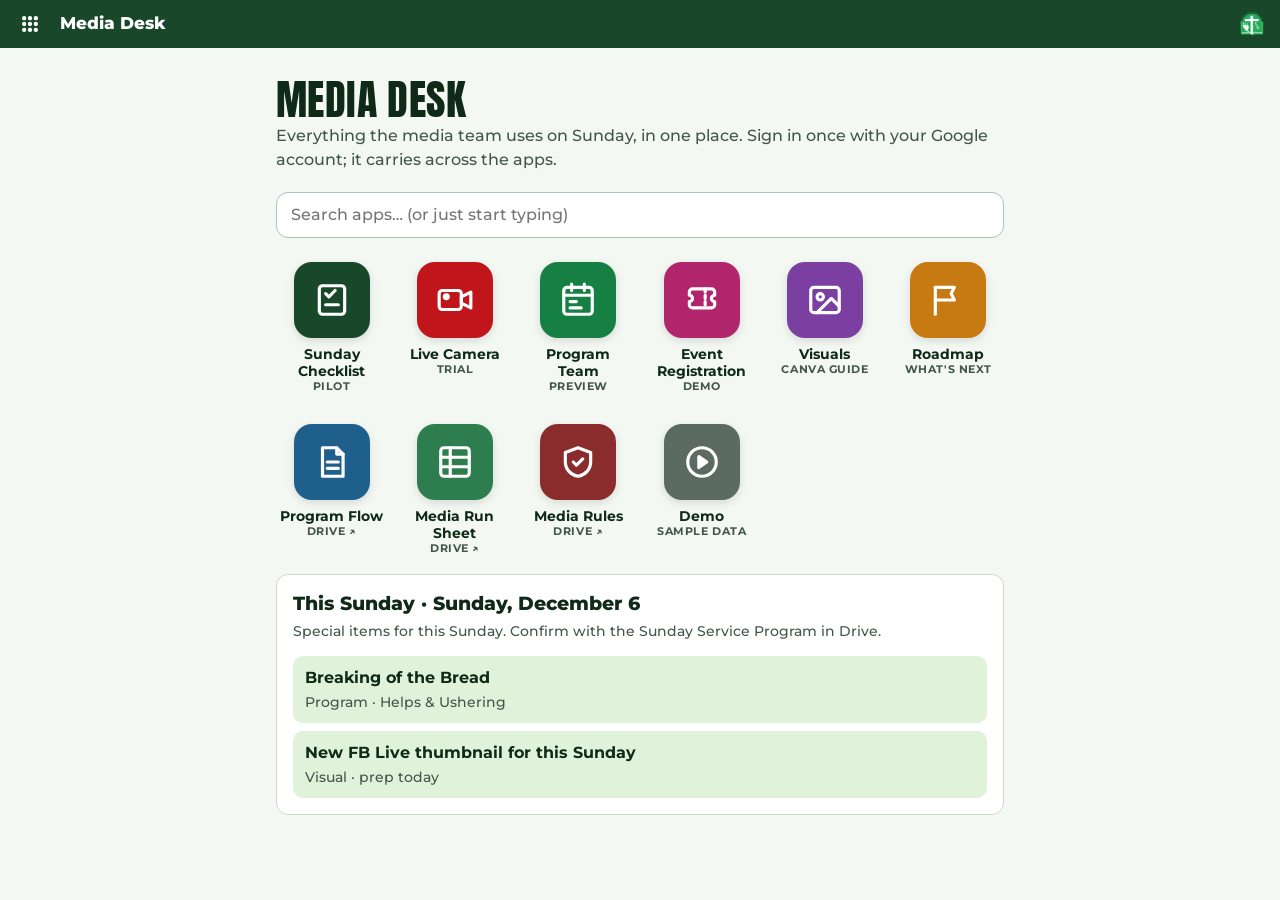
<file: index.html>
<!doctype html>
<html lang="en">
<head>
  <meta charset="utf-8">
  <meta name="viewport" content="width=device-width, initial-scale=1">
  <meta name="description" content="JIA Alabang Media: Sunday checklist, live camera, Program Team and team files in one place.">
  <meta property="og:title" content="JIA Alabang · Media Desk">
  <meta property="og:description" content="Sunday checklist, live camera, Program Team and team files in one place.">
  <meta property="og:image" content="https://jia-media-desk.firebaseapp.com/jia-logo-green.png">
  <meta property="og:url" content="https://jia-media-desk.firebaseapp.com/">
  <meta property="og:type" content="website">
  <link rel="icon" type="image/png" href="jia-logo-176.png">
  <link rel="apple-touch-icon" href="jia-logo-176.png">
  <title>JIA Alabang · Media Desk</title>
  <link rel="preconnect" href="https://fonts.googleapis.com">
  <link rel="preconnect" href="https://fonts.gstatic.com" crossorigin>
  <link rel="stylesheet" href="https://fonts.googleapis.com/css2?family=Anton&family=Montserrat:wght@400;500;600;700;800&display=swap">
  <link rel="stylesheet" href="jia.css?v=4">
  <style>
    .shell { max-width:760px; margin:auto; padding:12px 16px 44px; }
    .welcome { margin:18px 0 4px; }
    .welcome h1 { margin-bottom:2px; }
    /* App grid, Odoo-style: square icon, label underneath. */
    .apps { display:grid; grid-template-columns:repeat(auto-fill,minmax(104px,1fr)); gap:18px 12px; margin-top:18px; }
    .app { display:flex; flex-direction:column; align-items:center; gap:8px; text-align:center; text-decoration:none; color:var(--ink); font-weight:700; font-size:.9rem; line-height:1.2; border-radius:14px; padding:6px 2px; }
    .app:hover .icon { transform:translateY(-2px); box-shadow:0 8px 18px rgba(3,12,6,.18); }
    .icon { display:grid; place-items:center; width:76px; height:76px; border-radius:18px; color:white; transition:transform .12s, box-shadow .12s; box-shadow:0 3px 8px rgba(3,12,6,.12); }
    .icon svg { width:38px; height:38px; }
    .tag { display:block; font-size:.7rem; font-weight:700; color:var(--muted); text-transform:uppercase; letter-spacing:.05em; }
    .i-check { background:var(--green-dark); }
    .i-cam { background:#c0161b; }
    .i-program { background:var(--green-mid); }
    .i-flow { background:#1f5f8b; }
    .i-sheet { background:#2e7d4f; }
    .i-demo { background:#5b6b61; }
    .i-visuals { background:#7a3fa0; }
    .i-roadmap { background:#c77a12; }
    .i-register { background:#b0256b; }
    .app-search input { width:100%; min-height:46px; margin-top:16px; padding:10px 14px; border:1px solid #adc4b7; border-radius:12px; background:white; color:var(--ink); }
    .sr { position:absolute; width:1px; height:1px; overflow:hidden; clip:rect(0 0 0 0); }
    h2.section { margin:28px 0 0; font-size:.8rem; text-transform:uppercase; letter-spacing:.08em; color:var(--muted); }
    .reminders { list-style:none; margin:10px 0 0; padding:0; display:grid; gap:8px; }
    .reminders li { display:grid; gap:2px; padding:10px 12px; background:var(--sage); border-radius:10px; }
    .small-note { font-size:.88rem; }
  </style>
</head>
<body data-app="home">
  <header class="jia-header"></header>
  <script src="shell.js?v=1"></script>
  <main class="shell">
    <div class="welcome">
      <h1>Media Desk</h1>
      <p class="muted" style="margin:0">Everything the media team uses on Sunday, in one place. Sign in once with your Google account; it carries across the apps.</p>
    </div>

    <label class="app-search"><span class="sr">Search apps</span><input type="search" id="app-search" placeholder="Search apps… (or just start typing)" autocomplete="off"></label>
    <nav class="apps" id="apps" aria-label="Apps"></nav>
    <p class="muted" id="apps-empty" hidden>No app matches that.</p>

    <section class="card" id="sunday-card" aria-label="This Sunday" hidden></section>
  </main>
  <script src="sunday-reminders.js?v=4"></script>
</body>
</html>
</file>
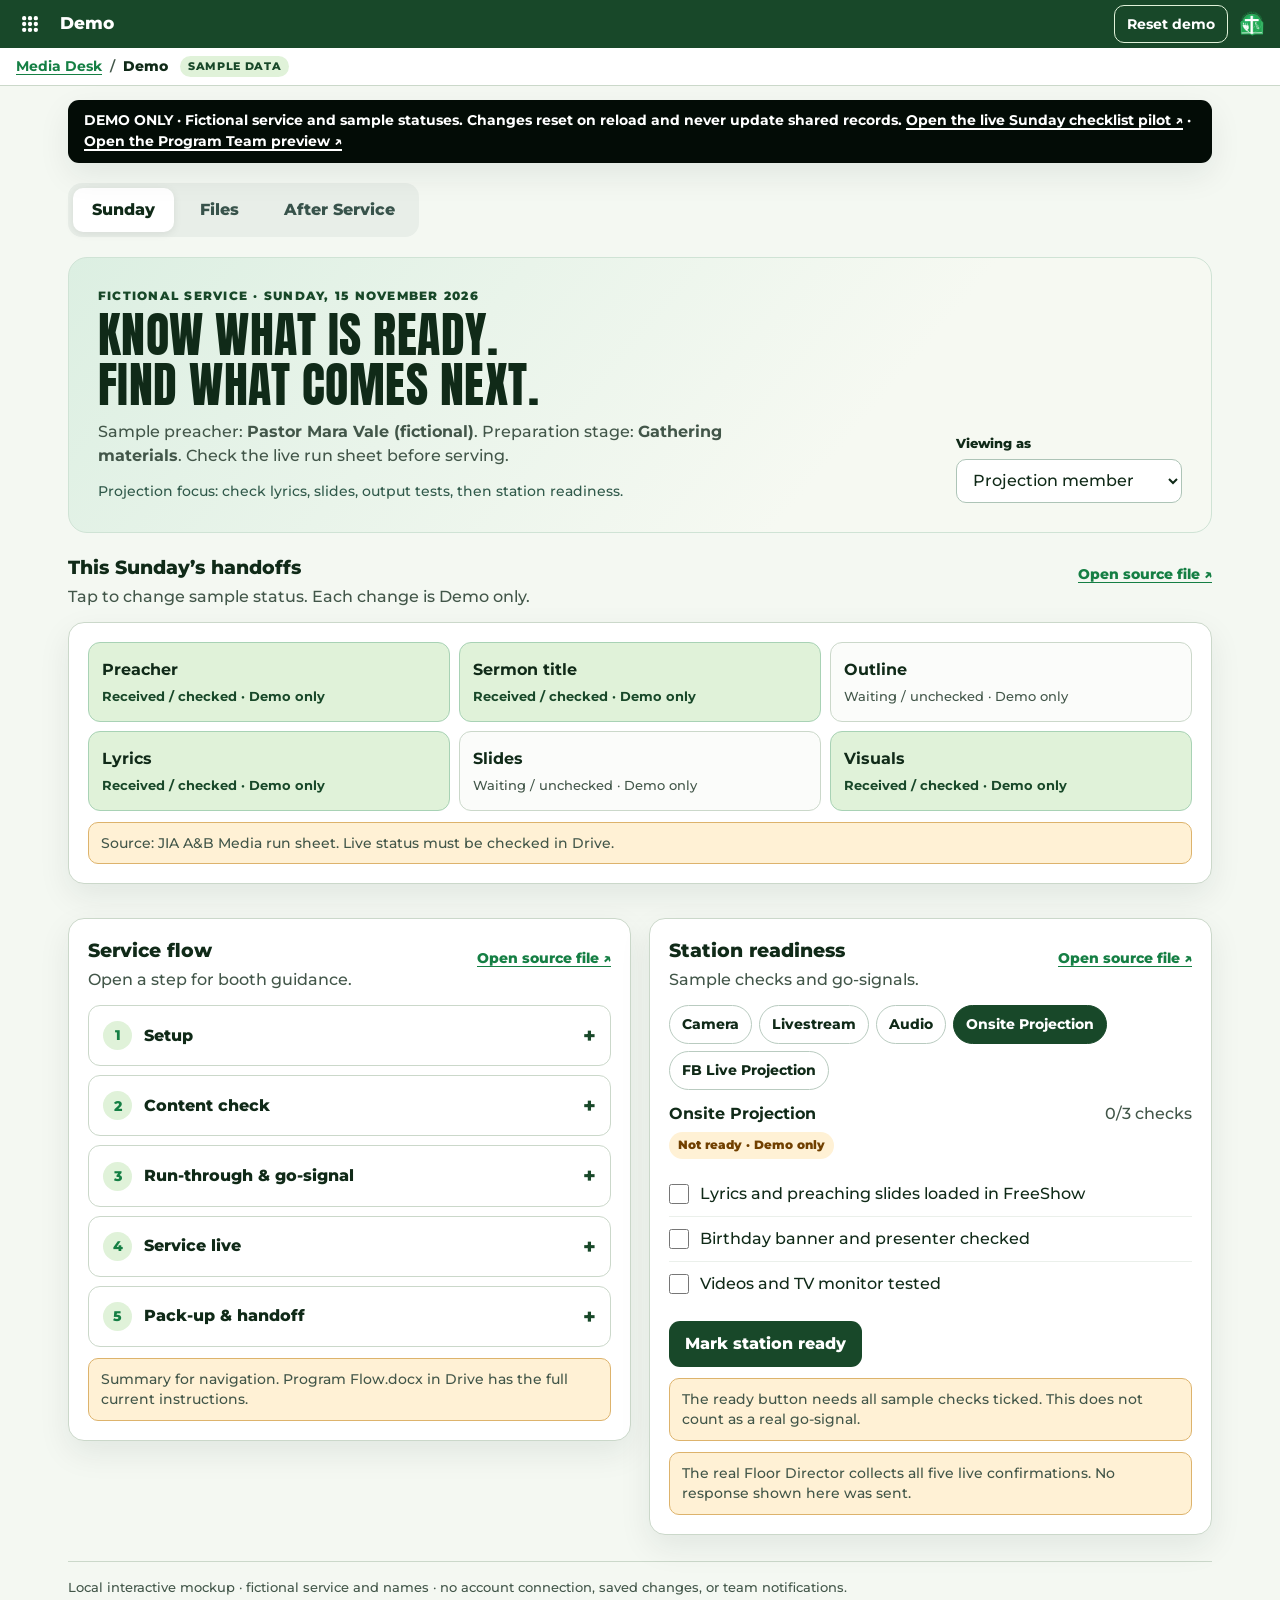
<file: demo.html>
<!doctype html>
<html lang="en">
<head>
  <meta charset="utf-8">
  <meta name="viewport" content="width=device-width, initial-scale=1">
  <meta name="description" content="Try the JIA Alabang Media Desk with sample data. Nothing here is real or saved.">
  <meta property="og:title" content="JIA Media Desk · Sample demo">
  <meta property="og:description" content="Try the JIA Alabang Media Desk with sample data. Nothing here is real or saved.">
  <meta property="og:image" content="https://jia-media-desk.firebaseapp.com/jia-logo-green.png">
  <meta property="og:url" content="https://jia-media-desk.firebaseapp.com/demo.html">
  <meta property="og:type" content="website">
  <link rel="icon" type="image/png" href="jia-logo-176.png">
  <link rel="apple-touch-icon" href="jia-logo-176.png">
  <meta name="color-scheme" content="light">
  <title>JIA Media Desk · Interactive demo</title>
  <link rel="preconnect" href="https://fonts.googleapis.com">
  <link rel="preconnect" href="https://fonts.gstatic.com" crossorigin>
  <link rel="stylesheet" href="https://fonts.googleapis.com/css2?family=Anton&family=Montserrat:wght@400;500;600;700;800&display=swap">
  <link rel="stylesheet" href="jia.css?v=4">
  <style>
    :root { --white:#fff; --green-soft:var(--sage); --blue:var(--green-mid); --blue-soft:var(--sage); --shadow:0 12px 32px rgba(15,44,33,.08); }
    html { scroll-behavior:smooth; }
    button,select { cursor:pointer; }
    a { color:var(--blue); text-underline-offset:3px; }
    .shell { max-width:1180px; margin:auto; padding:14px 18px 70px; }
    button { min-height:0; padding:0; border-radius:0; background:none; color:inherit; font-weight:inherit; }
    .reset { border:1px solid var(--sage); background:transparent; color:white; border-radius:10px; padding:8px 12px; font-weight:700; font-size:.85rem; }
    .banner { position:sticky; top:0; z-index:10; background:var(--near-black); color:white; padding:10px 16px; border-radius:11px; font-size:.89rem; font-weight:700; box-shadow:var(--shadow); }
    .banner a { color:white; text-decoration-thickness:2px; }
    .tabs { display:flex; gap:7px; margin:20px 0; padding:5px; background:#e8eee8; border-radius:14px; width:max-content; max-width:100%; }
    .tab { border:0; border-radius:10px; padding:10px 19px; background:transparent; color:#38534b; font-weight:800; white-space:nowrap; }
    .tab[aria-selected="true"] { background:white; color:var(--ink); box-shadow:0 2px 8px rgba(0,0,0,.08); }
    .view[hidden] { display:none !important; }
    .hero { display:grid; grid-template-columns:minmax(0,1fr) auto; align-items:end; gap:20px; padding:29px; background:linear-gradient(130deg,#dcefe2,#f6f9f2 68%); border:1px solid #cfe3d5; border-radius:19px; }
    .eyebrow { margin:0 0 4px; color:var(--green); font-size:.78rem; font-weight:850; letter-spacing:.1em; text-transform:uppercase; }
    h1 { font-size:clamp(2rem,5vw,3rem); }
    h3 { font-size:1rem; margin-bottom:6px; }
    .sub,.hint { color:var(--muted); }
    .sub { margin-bottom:0; max-width:640px; }
    .role-box { min-width:205px; }
    .role-box label { display:block; font-size:.8rem; font-weight:800; margin-bottom:5px; }
    select,.search { width:100%; min-height:44px; padding:8px 12px; border:1px solid #adc4b7; border-radius:10px; background:white; color:var(--ink); }
    .role-note { color:#315a4b; font-size:.89rem; margin:13px 0 0; }
    .section { margin-top:22px; }
    .section-head { display:flex; justify-content:space-between; align-items:start; gap:14px; margin-bottom:13px; }
    .section-head p { margin:0; }
    .source { display:inline-flex; align-items:center; min-height:40px; font-size:.87rem; font-weight:800; white-space:nowrap; }
    .grid { display:grid; grid-template-columns:minmax(0,1fr) minmax(0,1fr); gap:18px; align-items:start; }
    .card { background:white; border:1px solid var(--line); border-radius:16px; padding:19px; box-shadow:var(--shadow); }
    .handoffs { display:grid; grid-template-columns:repeat(3,minmax(0,1fr)); gap:9px; }
    .handoff { border:1px solid var(--line); background:#fbfcfa; border-radius:12px; padding:13px; text-align:left; min-height:80px; }
    .handoff strong,.handoff span { display:block; }
    .handoff span { font-size:.84rem; margin-top:4px; color:var(--muted); }
    .handoff[data-on="true"] { background:var(--green-soft); border-color:#a8d2b5; }
    .handoff[data-on="true"] span { color:var(--green); font-weight:700; }
    .step { border:1px solid var(--line); border-radius:12px; margin-top:9px; overflow:hidden; background:#fff; }
    .step summary { cursor:pointer; list-style:none; display:flex; align-items:center; gap:12px; padding:14px; font-weight:800; min-height:56px; }
    .step summary::-webkit-details-marker { display:none; }
    .step summary::after { content:"+"; margin-left:auto; color:var(--green); font-size:1.3rem; }
    .step[open] summary::after { content:"−"; }
    .step .num { display:grid; place-items:center; flex:none; width:29px; height:29px; border-radius:50%; background:var(--blue-soft); color:var(--blue); font-size:.85rem; }
    .step .body { padding:0 15px 15px 56px; color:#374d46; font-size:.92rem; }
    .step .body p { margin:0 0 9px; }
    .step .body a { font-weight:700; }
    .station-picker { display:flex; flex-wrap:wrap; gap:7px; margin:12px 0; }
    .chip { border:1px solid #b9cbc0; background:white; color:var(--ink); border-radius:999px; padding:8px 12px; font-weight:750; font-size:.88rem; }
    .chip[aria-pressed="true"] { border-color:var(--green); background:var(--green); color:white; }
    .status { display:inline-block; padding:4px 9px; border-radius:999px; background:var(--amber-soft); color:var(--amber); font-size:.78rem; font-weight:850; }
    .status.ready { background:var(--green-soft); color:var(--green); }
    .check-row { display:flex; gap:11px; align-items:flex-start; padding:10px 0; border-bottom:1px solid #ebf0eb; cursor:pointer; }
    .check-row:last-child { border:0; }
    input[type="checkbox"] { width:20px; height:20px; margin:2px 0 0; accent-color:var(--green); flex:none; }
    .primary { display:inline-flex; align-items:center; justify-content:center; min-height:46px; border:0; background:var(--green); color:white; border-radius:11px; padding:11px 16px; font-weight:800; text-decoration:none; }
    .primary:hover { background:var(--green-mid); }
    .secondary { display:inline-flex; align-items:center; justify-content:center; min-height:44px; border:1px solid #b8cfc1; background:white; color:var(--green); border-radius:11px; padding:9px 15px; font-weight:800; text-decoration:none; }
    .action-line { display:flex; gap:9px; flex-wrap:wrap; align-items:center; margin-top:15px; }
    .note { font-size:.85rem; color:var(--muted); margin:11px 0 0; }
    .director-list { display:grid; gap:8px; margin-top:12px; }
    .director-item { display:flex; justify-content:space-between; gap:10px; padding:10px 12px; background:#f6f8f5; border-radius:9px; font-size:.91rem; }
    .file-grid { display:grid; grid-template-columns:repeat(2,minmax(0,1fr)); gap:12px; }
    .file-item { border:1px solid var(--line); border-radius:13px; padding:16px; background:white; }
    .file-item .kind { font-size:.75rem; font-weight:850; color:var(--green); text-transform:uppercase; letter-spacing:.08em; }
    .file-item h3 { margin:5px 0; }
    .file-item p { color:var(--muted); font-size:.88rem; margin-bottom:9px; }
    .path { color:#446056; background:#f0f4ef; border-radius:7px; display:inline-block; padding:4px 7px; font-size:.8rem; word-break:break-word; }
    .file-item a { display:block; width:max-content; max-width:100%; margin-top:10px; font-weight:800; }
    .empty { padding:24px; border:1px dashed #aebfb4; border-radius:12px; color:var(--muted); }
    .route { display:grid; grid-template-columns:repeat(3,minmax(0,1fr)); gap:11px; }
    .route .card { box-shadow:none; }
    .route .arrow { font-size:1.5rem; color:var(--green); }
    .footer { margin-top:26px; padding-top:16px; border-top:1px solid var(--line); color:var(--muted); font-size:.82rem; }
    .toast { position:fixed; left:50%; bottom:20px; transform:translateX(-50%); z-index:20; background:var(--near-black); color:white; border-radius:10px; padding:11px 16px; box-shadow:var(--shadow); font-size:.88rem; font-weight:750; max-width:calc(100vw - 30px); }
    .toast[hidden] { display:none; }
    @media(max-width:760px) { .hero,.grid,.file-grid,.route { grid-template-columns:1fr; } .hero { padding:21px; } .role-box { width:100%; } .handoffs { grid-template-columns:repeat(2,minmax(0,1fr)); } .section-head { display:block; } .source { margin-top:5px; } }
    @media(max-width:480px) { .shell { padding:0 13px 65px; } .reset { padding:8px 10px; } .banner { margin:0 -13px; border-radius:0; } .tabs { width:100%; } .tab { flex:1; padding:10px 7px; font-size:.88rem; } .handoffs { gap:7px; } .handoff { padding:10px; } .card { padding:16px; } }
  </style>
</head>
<body data-app="demo">
  <header class="jia-header"><button class="reset" id="reset" type="button" data-keep>Reset demo</button></header>
  <script src="shell.js?v=1"></script>
  <div class="shell">
    <div class="banner" role="status"><strong>DEMO ONLY · Fictional service and sample statuses.</strong> Changes reset on reload and never update shared records. <a href="live.html">Open the live Sunday checklist pilot ↗</a> · <a href="program.html">Open the Program Team preview ↗</a></div>
    <nav class="tabs" aria-label="Main sections" role="tablist">
      <button class="tab" id="tab-sunday" role="tab" aria-controls="sunday" aria-selected="true" type="button">Sunday</button>
      <button class="tab" id="tab-files" role="tab" aria-controls="files" aria-selected="false" type="button">Files</button>
      <button class="tab" id="tab-after" role="tab" aria-controls="after" aria-selected="false" type="button">After Service</button>
    </nav>

    <main>
      <section class="view" id="sunday" role="tabpanel" aria-labelledby="tab-sunday">
        <div class="hero">
          <div><p class="eyebrow">Fictional service · Sunday, 15 November 2026</p><h1>Know what is ready.<br>Find what comes next.</h1><p class="sub">Sample preacher: <strong>Pastor Mara Vale (fictional)</strong>. Preparation stage: <strong id="stage">Gathering materials</strong>. Check the live run sheet before serving.</p><p class="role-note" id="role-note"></p></div>
          <div class="role-box"><label for="role">Viewing as</label><select id="role"><option value="projection">Projection member</option><option value="director">Floor Director</option><option value="photo">Photo volunteer</option><option value="general">Other media member</option></select></div>
        </div>

        <section class="section" aria-labelledby="handoff-title"><div class="section-head"><div><h2 id="handoff-title">This Sunday’s handoffs</h2><p class="hint">Tap to change sample status. Each change is Demo only.</p></div><a class="source" href="https://docs.google.com/spreadsheets/d/1ItieZgLx6cOteA-jBNAFiQaqH71Zr6w1y_Wyo9wKMaw/edit" target="_blank" rel="noopener noreferrer">Open source file ↗</a></div><div class="card"><div class="handoffs" id="handoffs"></div><p class="note">Source: JIA A&amp;B Media run sheet. Live status must be checked in Drive.</p></div></section>

        <div class="grid section">
          <section class="card" aria-labelledby="flow-title"><div class="section-head"><div><h2 id="flow-title">Service flow</h2><p class="hint">Open a step for booth guidance.</p></div><a class="source" href="https://drive.google.com/file/d/1SWlV6LEeAKeF2pVnzaVrCRnKNvO9rhD2/view" target="_blank" rel="noopener noreferrer">Open source file ↗</a></div><div id="flow"></div><p class="note">Summary for navigation. Program Flow.docx in Drive has the full current instructions.</p></section>
          <section class="card" aria-labelledby="station-title"><div class="section-head"><div><h2 id="station-title">Station readiness</h2><p class="hint">Sample checks and go-signals.</p></div><a class="source" href="https://drive.google.com/file/d/1SWlV6LEeAKeF2pVnzaVrCRnKNvO9rhD2/view" target="_blank" rel="noopener noreferrer">Open source file ↗</a></div><div class="station-picker" id="station-picker" aria-label="Choose station"></div><div id="station-detail"></div><div id="director-summary"></div><p class="note">The real Floor Director collects all five live confirmations. No response shown here was sent.</p></section>
        </div>
      </section>

      <section class="view" id="files" role="tabpanel" aria-labelledby="tab-files" hidden>
        <div class="hero"><div><p class="eyebrow">Files &amp; assets</p><h1>Find the source quickly.</h1><p class="sub">These are pointers to Drive. Your existing Drive access still controls what opens.</p></div></div>
        <section class="section"><div class="section-head"><div><h2>Find a file</h2><p class="hint">Search sample names, roles, or folders.</p></div></div><label for="file-search" class="eyebrow">Search files</label><input class="search" id="file-search" type="search" placeholder="Try lyrics, run sheet, Canva, photos…" autocomplete="off"><div class="file-grid section" id="file-results"></div></section>
        <section class="section"><h2>Where work goes</h2><p class="hint">Follow the current Drive folder map and “selects first” rule.</p><div class="route"><div class="card"><div class="route-arrow" aria-hidden="true">01</div><h3>Raw files</h3><p>Put event originals in the dated folder under <strong>02_2026_EVENTS</strong>. Keep them organized by service or event.</p></div><div class="card"><div class="route-arrow" aria-hidden="true">02</div><h3>Selected highlights</h3><p>Pick the useful photos first and place the selection in that event’s <strong>_HIGHLIGHTS</strong> folder.</p></div><div class="card"><div class="route-arrow" aria-hidden="true">03</div><h3>Finished work</h3><p>Keep final deliverables with the owning event or approved destination. Put reusable logos and backgrounds in <strong>03_MEDIA_ASSETS</strong>.</p></div></div><p class="note">Folder guidance source: Media Ministry Playbook, checked against official Media Drive on 25 September 2026. Direct Drive links rechecked 26 September 2026. Confirm current folders before upload.</p></section>
      </section>

      <section class="view" id="after" role="tabpanel" aria-labelledby="tab-after" hidden>
        <div class="hero"><div><p class="eyebrow">After service</p><h1>Finish the handoff.</h1><p class="sub">Use this sample list to walk through the end of service. Check the source procedures before handling real files or incidents.</p></div></div>
        <div class="grid section"><section class="card"><div class="section-head"><div><h2>Closeout steps</h2><p class="hint">Checklist changes are Demo only.</p></div><a class="source" href="https://drive.google.com/file/d/1SWlV6LEeAKeF2pVnzaVrCRnKNvO9rhD2/view" target="_blank" rel="noopener noreferrer">Open source file ↗</a></div><div id="after-checks"></div></section><section class="card"><h2>Photo handoff</h2><p>Upload service photos to the team’s Google Photos destination after service. Keep raw event files in the dated Drive event folder, then select useful highlights into <strong>_HIGHLIGHTS</strong> before passing them for finished content.</p><p class="note">Google Photos destination is not linked here because this demo has no verified upload URL. Ask the team for the current destination.</p><div class="action-line"><a class="secondary" href="https://docs.google.com/spreadsheets/d/1ItieZgLx6cOteA-jBNAFiQaqH71Zr6w1y_Wyo9wKMaw/edit" target="_blank" rel="noopener noreferrer">Open source run sheet ↗</a></div></section></div>
        <section class="section card"><div class="section-head"><div><h2>Quick debrief &amp; incident log</h2><p class="hint">Ask what went well and what needs attention. Record real incidents in the Drive log.</p></div><a class="source" href="https://docs.google.com/spreadsheets/d/1gEtl9LRUbiqaBI9GrmwCotJDe5_3FDFRdAGTlqq1nN0/edit" target="_blank" rel="noopener noreferrer">Open source file ↗</a></div><a class="primary" href="https://docs.google.com/spreadsheets/d/1gEtl9LRUbiqaBI9GrmwCotJDe5_3FDFRdAGTlqq1nN0/edit" target="_blank" rel="noopener noreferrer">Open incident log ↗</a><p class="note">This opens Drive. No incident can be recorded in the demo.</p></section>
      </section>
    </main>
    <footer class="footer">Local interactive mockup · fictional service and names · no account connection, saved changes, or team notifications.</footer>
  </div>
  <div class="toast" id="toast" role="status" aria-live="polite" hidden></div>
  <script>
    "use strict";
    const sources = {
      flow:"https://drive.google.com/file/d/1SWlV6LEeAKeF2pVnzaVrCRnKNvO9rhD2/view",
      sheet:"https://docs.google.com/spreadsheets/d/1ItieZgLx6cOteA-jBNAFiQaqH71Zr6w1y_Wyo9wKMaw/edit",
      incident:"https://docs.google.com/spreadsheets/d/1gEtl9LRUbiqaBI9GrmwCotJDe5_3FDFRdAGTlqq1nN0/edit",
      collateral:"https://drive.google.com/drive/folders/19QQlv-uUvh4wRRrZlsfYBpbaN335ZxQ4",
      streaming:"https://docs.google.com/document/d/1_jafV_0oeqcFYdJtSRa-tEa22If90O7QbCW553skXDM/edit",
      events:"https://drive.google.com/drive/folders/1pFfS1oqcyIjK04P2QmlOz8uzcK7apZNS",
      assets:"https://drive.google.com/drive/folders/1sesN0MV2wQf_8uRJinnQPVPcLVDMMzp7"
    };
    const handoffNames = ["Preacher", "Sermon title", "Outline", "Lyrics", "Slides", "Visuals"];
    const stationData = [
      {name:"Camera", checks:["Camera powered and feed visible", "Stage clear and positions checked", "Walkie-talkie tested"]},
      {name:"Livestream", checks:["OBS scenes and intro/outro loaded", "Camera and Focusrite audio visible in OBS", "Internet connection checked; second-device monitor ready"]},
      {name:"Audio", checks:["Mixer-to-Focusrite cable connected", "Preacher and worship mics checked", "Announcement mic checked"]},
      {name:"Onsite Projection", checks:["Lyrics and preaching slides loaded in FreeShow", "Birthday banner and presenter checked", "Videos and TV monitor tested"]},
      {name:"FB Live Projection", checks:["Lyrics and lower thirds checked", "Videos loaded and tested", "HDMI link to livestream laptop confirmed"]}
    ];
    const flowData = [
      {title:"Setup", body:"Set up each station’s own equipment. Check power, connections, camera positions, audio route, and the livestream network."},
      {title:"Content check", body:"Projection: verify the full lyric arrangement and preaching slides. Livestream: load the intro, outro, banners, and scenes. Check visuals on the actual output."},
      {title:"Run-through & go-signal", body:"The Floor Director gathers a ready response from Camera, Livestream, Audio, Onsite Projection, and FB Live Projection before the service starts."},
      {title:"Service live", body:"Follow the current run sheet for each segment. Livestream monitors the public feed on a second device; projection follows the service cues."},
      {title:"Pack-up & handoff", body:"Each station packs its own gear. Upload photos, select highlights, debrief briefly, and use the Drive incident log if something needs recording."}
    ];
    const files = [
      {kind:"Run sheet", title:"JIA A&B Media", detail:"Current roster and weekly run sheets", path:"01_ADMIN · Drive sheet", url:sources.sheet},
      {kind:"Procedure", title:"Program Flow.docx", detail:"Full service flow, lyrics, slides, and station checks", path:"01_ADMIN/01_SOPs_and_Templates", url:sources.flow},
      {kind:"Procedure", title:"Facebook Live streaming workflow", detail:"Streaming setup and quality checks", path:"01_ADMIN/01_SOPs_and_Templates", url:sources.streaming},
      {kind:"Visual materials", title:"FB Live video collaterals", detail:"Video and graphic assets used for the stream", path:"03_MEDIA_ASSETS/FB Live Video", url:sources.collateral},
      {kind:"Visual materials", title:"Canva materials", detail:"Ask the Visual Team for the current Canva design link", path:"Visual Team · current design link unverified", url:null},
      {kind:"Event files", title:"Event folder root", detail:"Open the current year’s event folders; the fictional service has no real folder", path:"02_2026_EVENTS/YYYY-MM-DD_EventName", url:sources.events},
      {kind:"Permanent assets", title:"Media assets", detail:"Logos, fonts, backgrounds, and stock audio", path:"03_MEDIA_ASSETS", url:sources.assets},
      {kind:"Operations log", title:"Media incident log", detail:"Record and track real service issues in Drive", path:"01_ADMIN/03_Operations_and_Logs", url:sources.incident}
    ];
    const afterNames = ["Pack up each station’s own gear", "Upload service photos to the team’s Google Photos destination", "Move selected highlights into the event’s _HIGHLIGHTS folder", "Hold a quick what-went-well / what-needs-attention debrief"];
    const fresh = () => ({role:"projection", tab:"sunday", station:3, handoffs:[true,true,false,true,false,true], checks:stationData.map(() => [false,false,false]), ready:stationData.map(() => false), after:afterNames.map(() => false), query:""});
    let state = fresh();
    let toastTimer;
    const $ = id => document.getElementById(id);
    const esc = s => String(s).replace(/[&<>"']/g,c => ({"&":"&amp;","<":"&lt;",">":"&gt;","\"":"&quot;","'":"&#39;"}[c]));
    function toast(message) { const el=$("toast"); el.textContent="Demo only · "+message; el.hidden=false; clearTimeout(toastTimer); toastTimer=setTimeout(()=>el.hidden=true,3000); }
    function renderTabs() { for (const name of ["sunday","files","after"]) { const active=state.tab===name; $("tab-"+name).setAttribute("aria-selected",String(active)); $(name).hidden=!active; } }
    function renderRole() { $("role").value=state.role; const copy={projection:"Projection focus: check lyrics, slides, output tests, then station readiness.",director:"Floor Director focus: review the five sample station responses below.",photo:"Photo focus: open After Service for upload and highlights handoff.",general:"Choose a station below to practice its readiness checks."}; $("role-note").textContent=copy[state.role]; $("director-summary").hidden=state.role!=="director"; }
    function renderHandoffs() { $("handoffs").innerHTML=handoffNames.map((name,i)=>`<button class="handoff" type="button" data-handoff="${i}" data-on="${state.handoffs[i]}" aria-pressed="${state.handoffs[i]}"><strong>${esc(name)}</strong><span>${state.handoffs[i]?"Received / checked":"Waiting / unchecked"} · Demo only</span></button>`).join(""); const count=state.handoffs.filter(Boolean).length; $("stage").textContent=count===6?"Materials checked":count>=3?"Gathering materials":"Waiting for handoffs"; }
    function renderFlow() { $("flow").innerHTML=flowData.map((s,i)=>`<details class="step"><summary><span class="num">${i+1}</span>${esc(s.title)}</summary><div class="body"><p>${esc(s.body)}</p><a href="${sources.flow}" target="_blank" rel="noopener noreferrer">Open source file ↗</a></div></details>`).join(""); }
    function renderStations() {
      $("station-picker").innerHTML=stationData.map((s,i)=>`<button class="chip" type="button" data-station="${i}" aria-pressed="${state.station===i}">${esc(s.name)}</button>`).join("");
      const n=state.station, s=stationData[n], checked=state.checks[n].filter(Boolean).length;
      $("station-detail").innerHTML=`<div class="section-head"><div><h3>${esc(s.name)}</h3><span class="status ${state.ready[n]?"ready":""}">${state.ready[n]?"Ready":"Not ready"} · Demo only</span></div><span class="hint">${checked}/${s.checks.length} checks</span></div><div>${s.checks.map((label,i)=>`<label class="check-row"><input type="checkbox" data-check="${i}" ${state.checks[n][i]?"checked":""}><span>${esc(label)}</span></label>`).join("")}</div><div class="action-line"><button class="primary" id="ready-btn" type="button">${state.ready[n]?"Mark not ready":"Mark station ready"}</button></div><p class="note">The ready button needs all sample checks ticked. This does not count as a real go-signal.</p>`;
      $("director-summary").innerHTML=`<div class="section" style="border-top:1px solid var(--line);padding-top:16px"><h3>Floor Director view · Demo only</h3><p class="hint">${state.ready.filter(Boolean).length} of 5 sample stations ready</p><div class="director-list">${stationData.map((x,i)=>`<div class="director-item"><span>${esc(x.name)}</span><strong>${state.ready[i]?"Ready":"Waiting"}</strong></div>`).join("")}</div></div>`;
      renderRole();
    }
    function renderFiles() { const q=state.query.trim().toLowerCase(), shown=files.filter(f=>(f.title+" "+f.detail+" "+f.path+" "+f.kind).toLowerCase().includes(q)); $("file-search").value=state.query; $("file-results").innerHTML=shown.length?shown.map(f=>`<article class="file-item"><span class="kind">${esc(f.kind)}</span><h3>${esc(f.title)}</h3><p>${esc(f.detail)}</p><span class="path">${esc(f.path)}</span>${f.url?`<a href="${f.url}" target="_blank" rel="noopener noreferrer">Open source file ↗</a>`:`<span class="note" style="display:block">Find in the named Drive folder; direct link not verified.</span>`}</article>`).join(""):`<div class="empty">No sample file matched. Try “run sheet,” “lyrics,” or “assets.”</div>`; }
    function renderAfter() { $("after-checks").innerHTML=afterNames.map((x,i)=>`<label class="check-row"><input type="checkbox" data-after="${i}" ${state.after[i]?"checked":""}><span>${esc(x)}</span></label>`).join(""); }
    function renderAll() { renderTabs(); renderRole(); renderHandoffs(); renderFlow(); renderStations(); renderFiles(); renderAfter(); }
    document.querySelector(".tabs").addEventListener("click",e=>{ const b=e.target.closest("[role=tab]"); if(!b)return; state.tab=b.id.replace("tab-",""); renderTabs(); });
    $("role").addEventListener("change",e=>{ state.role=e.target.value; if(state.role==="projection")state.station=3; renderStations(); toast("Role view changed"); });
    $("handoffs").addEventListener("click",e=>{ const b=e.target.closest("[data-handoff]"); if(!b)return; const i=Number(b.dataset.handoff); state.handoffs[i]=!state.handoffs[i]; renderHandoffs(); toast(handoffNames[i]+" status changed"); });
    $("station-picker").addEventListener("click",e=>{ const b=e.target.closest("[data-station]"); if(!b)return; state.station=Number(b.dataset.station); renderStations(); });
    $("station-detail").addEventListener("change",e=>{ const input=e.target.closest("[data-check]"); if(!input)return; const n=state.station,i=Number(input.dataset.check); state.checks[n][i]=input.checked; if(!input.checked)state.ready[n]=false; renderStations(); toast(stationData[n].name+" check changed"); });
    $("station-detail").addEventListener("click",e=>{ if(e.target.id!=="ready-btn")return; const n=state.station; if(state.ready[n]) {state.ready[n]=false; toast(stationData[n].name+" marked not ready");} else if(state.checks[n].every(Boolean)) {state.ready[n]=true; toast(stationData[n].name+" marked ready");} else {toast("Tick all sample checks before marking ready");} renderStations(); });
    $("file-search").addEventListener("input",e=>{ state.query=e.target.value; renderFiles(); $("file-search").focus(); });
    $("after-checks").addEventListener("change",e=>{ const input=e.target.closest("[data-after]"); if(!input)return; state.after[Number(input.dataset.after)]=input.checked; renderAfter(); toast("Closeout check changed"); });
    $("reset").addEventListener("click",()=>{ state=fresh(); renderAll(); toast("All sample data reset"); window.scrollTo({top:0,behavior:"smooth"}); });
    renderAll();
  </script>
</body>
</html>
</file>
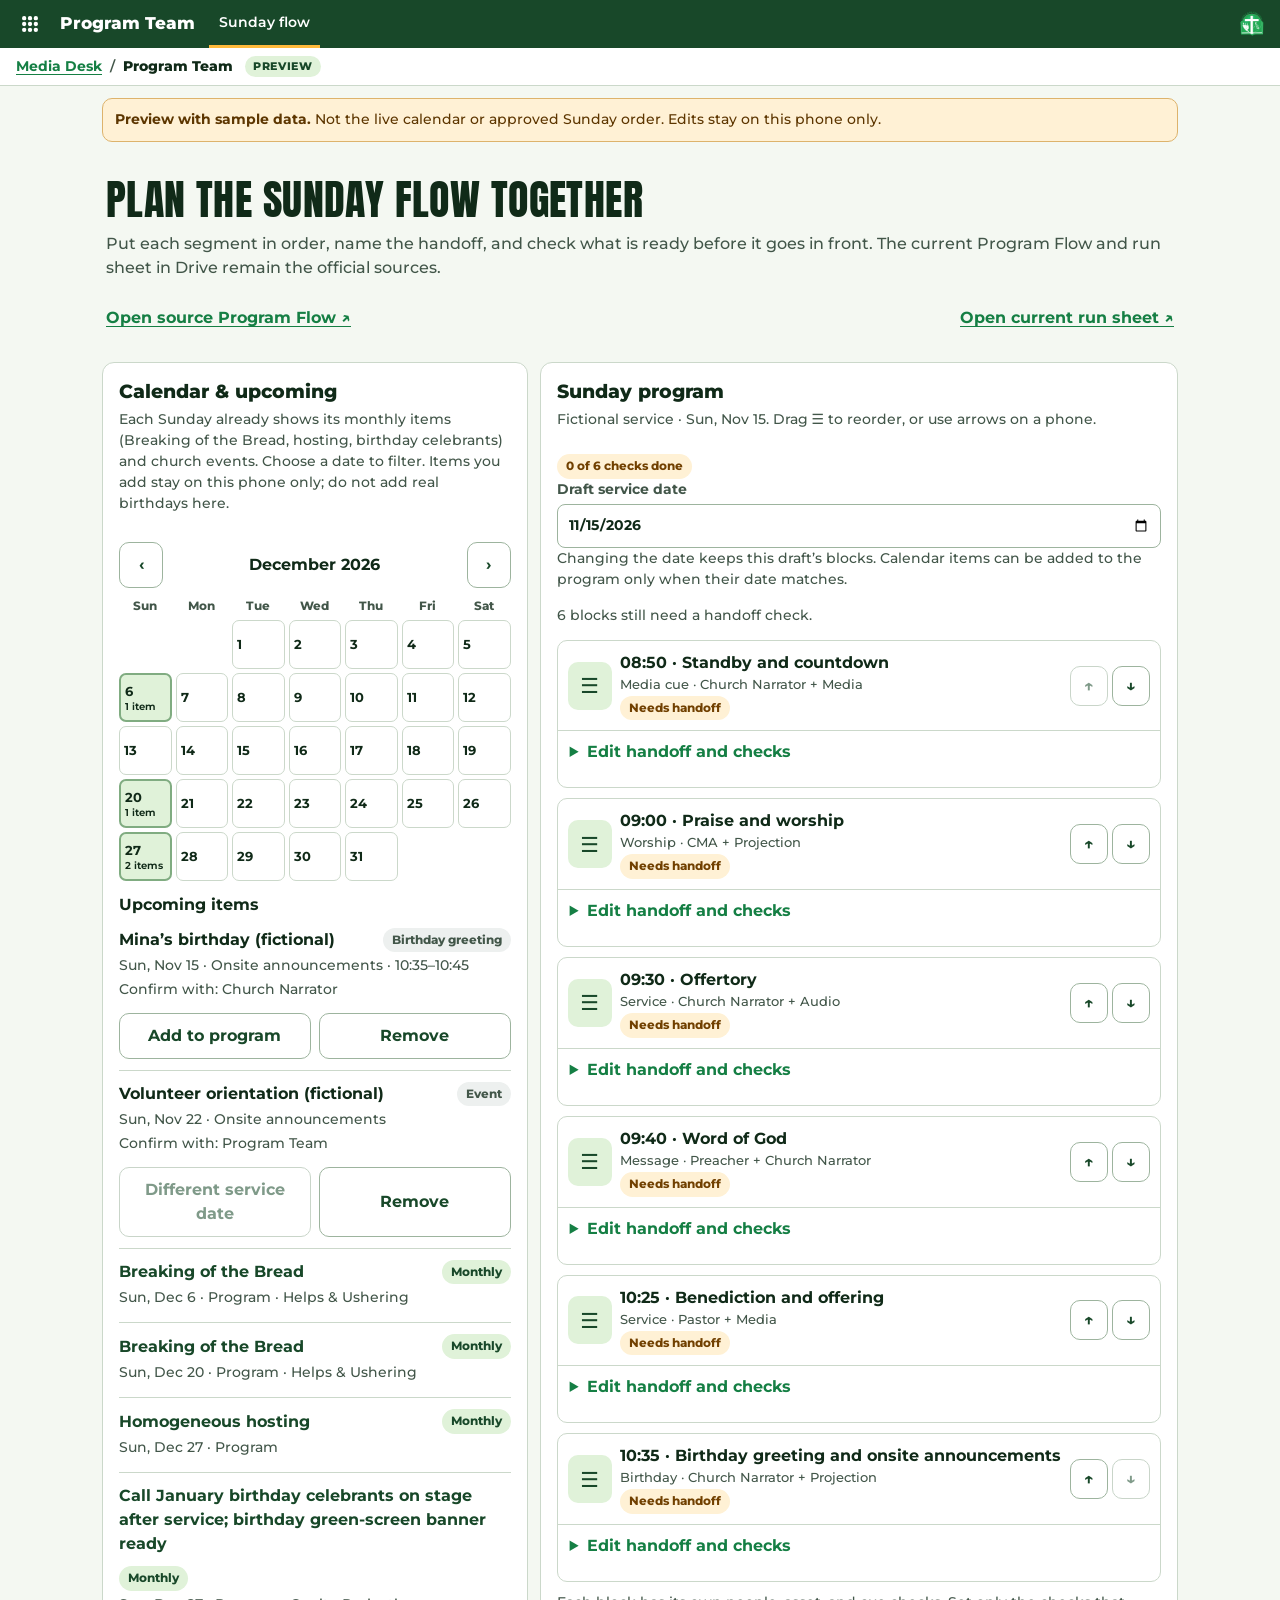
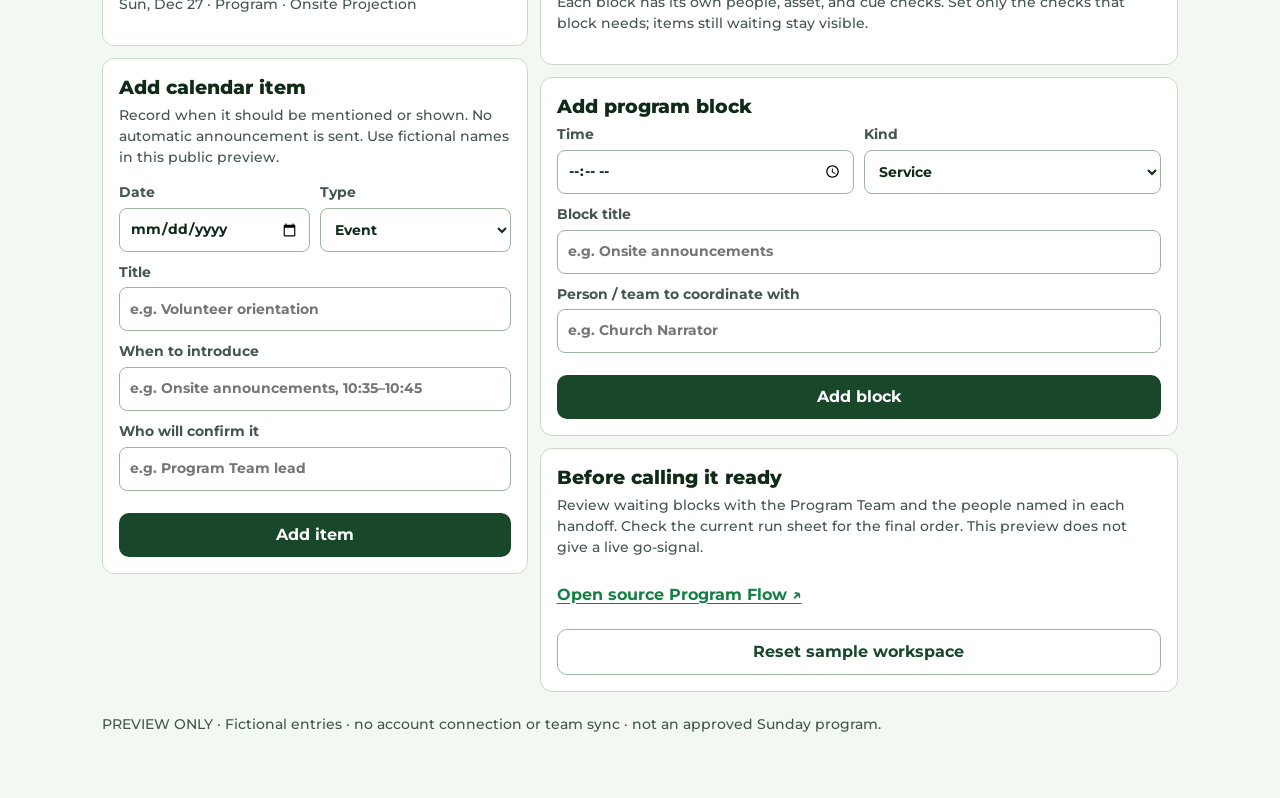
<file: program.html>
<!doctype html>
<html lang="en">
<head>
  <meta charset="utf-8">
  <meta name="viewport" content="width=device-width, initial-scale=1">
  <meta name="description" content="Preview of the Sunday flow planner for the JIA Alabang Program Team. Sample data only.">
  <meta property="og:title" content="JIA Alabang · Program Team preview">
  <meta property="og:description" content="Preview of the Sunday flow planner for the JIA Alabang Program Team. Sample data only.">
  <meta property="og:image" content="https://jia-media-desk.firebaseapp.com/jia-logo-green.png">
  <meta property="og:url" content="https://jia-media-desk.firebaseapp.com/program.html">
  <meta property="og:type" content="website">
  <link rel="icon" type="image/png" href="jia-logo-176.png">
  <link rel="apple-touch-icon" href="jia-logo-176.png">
  <title>JIA Alabang · Program Team preview</title>
  <link rel="preconnect" href="https://fonts.googleapis.com">
  <link rel="preconnect" href="https://fonts.gstatic.com" crossorigin>
  <link rel="stylesheet" href="https://fonts.googleapis.com/css2?family=Anton&family=Montserrat:wght@400;500;600;700;800&display=swap">
  <link rel="stylesheet" href="jia.css?v=4">
  <style>
    .shell { max-width:1100px; margin:auto; padding:12px 12px 50px; }
    button { min-height:44px; padding:10px 14px; }
    .hero { padding:22px 4px 10px; }
    h3 { font-size:1.05rem; margin:0; }
    .grid { display:grid; gap:12px; align-items:start; }
    .grid > div { min-width:0; }
    .card { min-width:0; }
    .row { display:flex; align-items:center; justify-content:space-between; gap:10px; flex-wrap:wrap; }
    .source { display:inline-flex; min-height:44px; align-items:center; }
    .form-grid { display:grid; grid-template-columns:repeat(2,minmax(0,1fr)); gap:10px; }
    label.field { display:grid; gap:4px; color:var(--muted); font-size:.9rem; font-weight:700; }
    label.field.wide { grid-column:1/-1; }
    input,select,textarea { width:100%; min-height:44px; padding:9px 10px; border:1px solid #9db49e; border-radius:8px; background:white; color:var(--ink); }
    textarea { min-height:65px; resize:vertical; }
    .actions { display:flex; gap:8px; flex-wrap:wrap; margin-top:12px; }
    .actions button { flex:1 1 130px; }
    .calendar-head { display:flex; align-items:center; justify-content:space-between; gap:8px; margin:14px 0 9px; }
    .calendar-head button { min-width:44px; }
    .calendar { display:grid; grid-template-columns:repeat(7,minmax(0,1fr)); gap:4px; }
    .calendar .weekday { text-align:center; font-size:.76rem; color:var(--muted); font-weight:750; }
    .day { border:1px solid var(--line); border-radius:7px; min-height:49px; padding:4px; font-size:.8rem; background:white; color:var(--ink); text-align:left; font-weight:700; }
    .day.has-event { background:var(--sage); border-color:#80ac81; }
    .day.has-auto { border-color:#80ac81; border-width:2px; }
    .event.auto strong { color:var(--green); }
    .day.selected { outline:3px solid #eab650; }
    .day .dot { display:block; font-size:.64rem; font-weight:650; line-height:1.1; }
    .event { border-top:1px solid var(--line); padding:11px 0; }
    .event:first-child { border-top:0; }
    .event p { margin:3px 0; }
    .tag { display:inline-block; border-radius:999px; padding:3px 9px; background:#edf0ef; color:var(--muted); font-size:.78rem; font-weight:750; }
    .tag.ready { background:var(--sage); color:var(--green); }
    .tag.warn { background:#fff1d5; color:var(--amber); }
    .program-card { border:1px solid var(--line); border-radius:10px; margin:10px 0; background:#fff; overflow:hidden; }
    .program-head { display:flex; gap:8px; align-items:center; padding:10px; }
    .drag { padding:7px; min-width:44px; min-height:48px; touch-action:none; user-select:none; background:#e0f2d9; color:var(--green); font-size:1.3rem; }
    .program-title { flex:1; min-width:0; }
    .program-title small { display:block; color:var(--muted); }
    .move { display:flex; gap:4px; }
    .move button { min-width:38px; min-height:40px; padding:4px; }
    details { border-top:1px solid var(--line); padding:9px 12px 12px; }
    summary { cursor:pointer; font-weight:700; color:var(--green-mid); min-height:35px; }
    .checks { display:flex; gap:9px; flex-wrap:wrap; margin-top:12px; }
    .checks label { display:flex; align-items:center; gap:6px; min-height:44px; padding:4px 8px; border:1px solid var(--line); border-radius:8px; }
    .checks input { width:20px; height:20px; min-height:0; accent-color:var(--green); }
    .small { font-size:.88rem; }
    .empty { padding:15px; border:1px dashed var(--line); border-radius:8px; color:var(--muted); }
    .dragging { opacity:.65; box-shadow:0 4px 14px #18482944; }
    .footer { margin-top:22px; color:var(--muted); font-size:.85rem; }
    @media(min-width:760px) { .grid { grid-template-columns:minmax(280px, .8fr) minmax(0,1.2fr); } }
    @media(max-width:380px) { .form-grid { grid-template-columns:1fr; } .move button { min-width:35px; } .day { min-height:43px; } }
  </style>
</head>
<body data-app="program">
  <header class="jia-header"></header>
  <script src="shell.js?v=1"></script>
  <div class="shell">
    <p class="note" role="status"><strong>Preview with sample data.</strong> Not the live calendar or approved Sunday order. Edits stay on this phone only.</p>
    <div class="hero"><h1>Plan the Sunday flow together</h1><p class="muted">Put each segment in order, name the handoff, and check what is ready before it goes in front. The current Program Flow and run sheet in Drive remain the official sources.</p><div class="row"><a class="source" href="https://drive.google.com/file/d/1SWlV6LEeAKeF2pVnzaVrCRnKNvO9rhD2/view" target="_blank" rel="noopener noreferrer">Open source Program Flow ↗</a><a class="source" href="https://docs.google.com/spreadsheets/d/1ItieZgLx6cOteA-jBNAFiQaqH71Zr6w1y_Wyo9wKMaw/edit" target="_blank" rel="noopener noreferrer">Open current run sheet ↗</a></div></div>
    <div class="grid">
      <div>
        <section class="card"><div class="row"><div><h2>Calendar &amp; upcoming</h2><p class="muted small">Each Sunday already shows its monthly items (Breaking of the Bread, hosting, birthday celebrants) and church events. Choose a date to filter. Items you add stay on this phone only; do not add real birthdays here.</p></div></div><div class="calendar-head"><button type="button" class="secondary" id="prev-month" aria-label="Previous month">‹</button><strong id="month-label"></strong><button type="button" class="secondary" id="next-month" aria-label="Next month">›</button></div><div class="calendar" id="calendar"></div><div class="row" style="margin-top:12px"><strong id="event-heading">Upcoming items</strong><button type="button" class="secondary" id="show-all">Show all</button></div><div id="events"></div></section>
        <section class="card"><h2>Add calendar item</h2><p class="muted small">Record when it should be mentioned or shown. No automatic announcement is sent. Use fictional names in this public preview.</p><form id="event-form" class="form-grid"><label class="field">Date<input name="date" type="date" required></label><label class="field">Type<select name="type"><option>Event</option><option>Birthday greeting</option><option>Announcement</option><option>Reminder</option></select></label><label class="field wide">Title<input name="title" maxlength="80" required placeholder="e.g. Volunteer orientation"></label><label class="field wide">When to introduce<input name="intro" maxlength="100" placeholder="e.g. Onsite announcements, 10:35–10:45"></label><label class="field wide">Who will confirm it<input name="owner" maxlength="80" placeholder="e.g. Program Team lead"></label><div class="actions" style="grid-column:1/-1"><button type="submit">Add item</button></div></form></section>
      </div>
      <div>
        <section class="card"><div class="row"><div><h2>Sunday program</h2><p class="muted small">Fictional service · <span id="service-date-label"></span>. Drag ☰ to reorder, or use arrows on a phone.</p></div><span class="tag warn" id="readiness">Draft</span></div><label class="field">Draft service date<input id="service-date" type="date"></label><p class="muted small">Changing the date keeps this draft’s blocks. Calendar items can be added to the program only when their date matches.</p><p id="missing" class="muted small" style="margin-top:12px"></p><div id="blocks"></div><p class="muted small">Each block has its own people, asset, and cue checks. Set only the checks that block needs; items still waiting stay visible.</p></section>
        <section class="card"><h2>Add program block</h2><form id="block-form" class="form-grid"><label class="field">Time<input name="time" type="time" required></label><label class="field">Kind<select name="kind"><option>Service</option><option>Worship</option><option>Message</option><option>Announcement</option><option>Birthday</option><option>Media cue</option><option>Other</option></select></label><label class="field wide">Block title<input name="title" maxlength="80" required placeholder="e.g. Onsite announcements"></label><label class="field wide">Person / team to coordinate with<input name="owner" maxlength="80" placeholder="e.g. Church Narrator"></label><div class="actions" style="grid-column:1/-1"><button type="submit">Add block</button></div></form></section>
        <section class="card"><h2>Before calling it ready</h2><p class="muted small">Review waiting blocks with the Program Team and the people named in each handoff. Check the current run sheet for the final order. This preview does not give a live go-signal.</p><a class="source" href="https://drive.google.com/file/d/1SWlV6LEeAKeF2pVnzaVrCRnKNvO9rhD2/view" target="_blank" rel="noopener noreferrer">Open source Program Flow ↗</a><div class="actions"><button id="reset" type="button" class="secondary">Reset sample workspace</button></div></section>
      </div>
    </div>
    <p class="footer">PREVIEW ONLY · Fictional entries · no account connection or team sync · not an approved Sunday program.</p>
  </div>
  <script src="sunday-reminders.js?v=4"></script>
  <script src="program.js?v=3"></script>
</body>
</html>
</file>
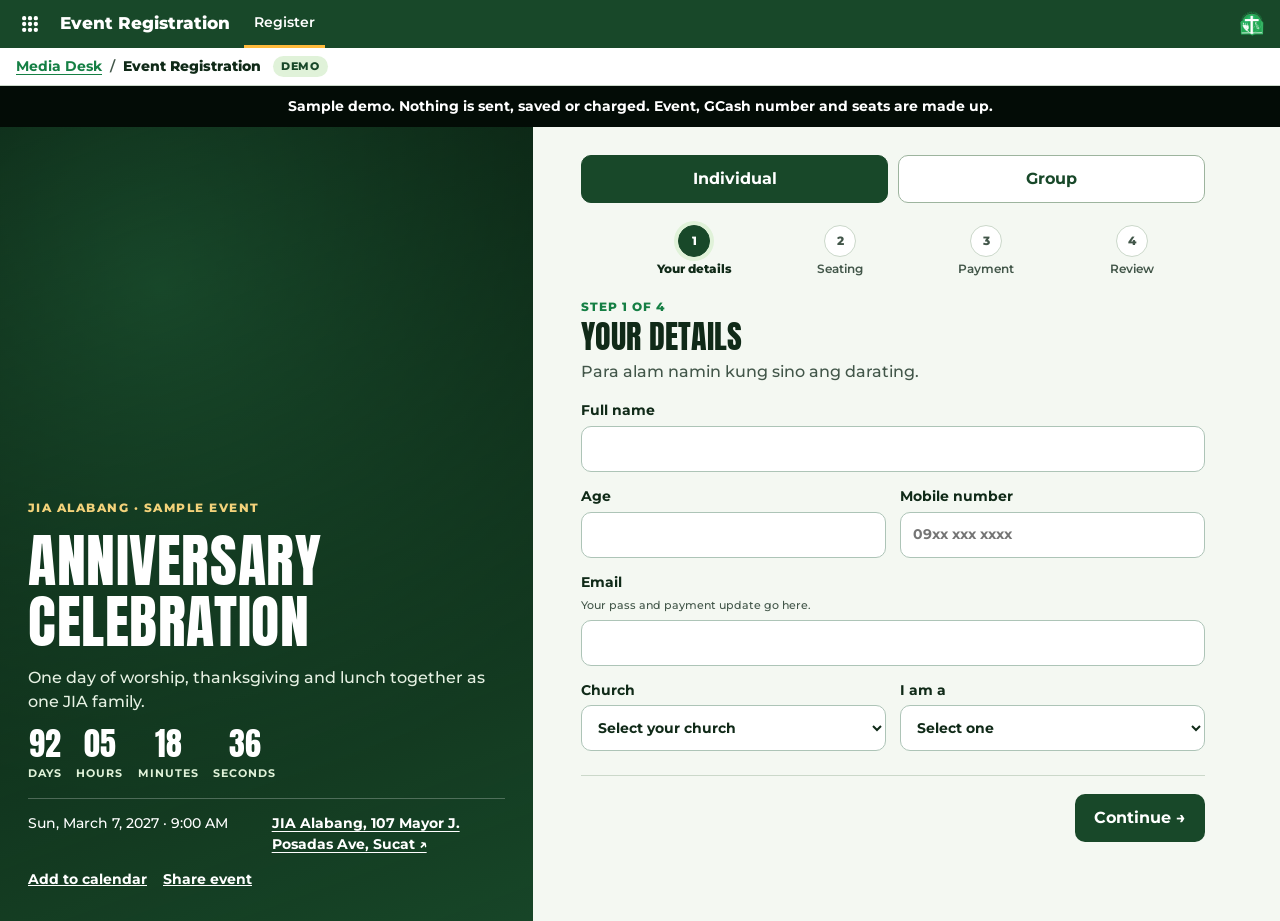
<file: register.html>
<!doctype html>
<html lang="en">
<head>
  <meta charset="utf-8">
  <meta name="viewport" content="width=device-width, initial-scale=1">
  <meta name="description" content="Sample event registration for JIA Alabang: sign up, pay, and get a QR pass. Nothing here is real or saved.">
  <meta property="og:title" content="JIA Media Desk · Event registration demo">
  <meta property="og:description" content="Sample event registration for JIA Alabang: sign up, pay, and get a QR pass. Nothing here is real or saved.">
  <meta property="og:image" content="https://jia-media-desk.firebaseapp.com/jia-logo-green.png">
  <meta property="og:url" content="https://jia-media-desk.firebaseapp.com/register.html">
  <meta property="og:type" content="website">
  <link rel="icon" type="image/png" href="jia-logo-176.png">
  <link rel="apple-touch-icon" href="jia-logo-176.png">
  <meta name="color-scheme" content="light">
  <title>JIA Media Desk · Event registration demo</title>
  <link rel="preconnect" href="https://fonts.googleapis.com">
  <link rel="preconnect" href="https://fonts.gstatic.com" crossorigin>
  <link rel="stylesheet" href="https://fonts.googleapis.com/css2?family=Anton&family=Montserrat:wght@400;500;600;700;800&display=swap">
  <link rel="stylesheet" href="jia.css?v=4">
  <style>
    .banner { background:var(--near-black); color:white; padding:10px 16px; font-size:.88rem; font-weight:700; text-align:center; }
    .layout { display:grid; grid-template-columns:minmax(0,5fr) minmax(0,7fr); min-height:calc(100vh - 106px); }
    /* Event panel (left on desktop, top on phone) */
    .event { position:relative; color:white; padding:32px 28px; background:linear-gradient(160deg, rgba(3,12,6,.55), rgba(24,72,41,.92)), radial-gradient(circle at 30% 20%, #2f8a52, #0b2614 70%); display:flex; flex-direction:column; justify-content:flex-end; gap:14px; }
    .event .eyebrow { color:#f3d27a; font-size:.78rem; font-weight:800; letter-spacing:.12em; text-transform:uppercase; margin:0; }
    .event h1 { font-size:clamp(2.4rem, 6vw, 3.6rem); margin:0; }
    .event p { margin:0; color:#e6f1e3; }
    .countdown { display:flex; gap:14px; }
    .countdown div { text-align:center; }
    .countdown strong { display:block; font:400 2rem/1 var(--font-display); }
    .countdown small { font-size:.66rem; font-weight:700; letter-spacing:.1em; text-transform:uppercase; color:var(--sage); }
    .event-meta { display:grid; grid-template-columns:1fr 1fr; gap:10px; border-top:1px solid rgba(255,255,255,.25); padding-top:14px; font-size:.86rem; }
    .event-meta a { color:white; }
    .event-links { display:flex; gap:16px; flex-wrap:wrap; font-size:.86rem; }
    .event-links a, .event-links button.link { color:white; font-weight:700; }
    /* Form panel */
    .panel { padding:28px clamp(16px, 4vw, 48px) 48px; max-width:720px; width:100%; }
    .mode { display:grid; grid-template-columns:1fr 1fr; gap:10px; }
    .mode button { background:white; color:var(--green-dark); border:1px solid #9db49e; }
    .mode button[aria-selected="true"] { background:var(--green-dark); color:white; border-color:var(--green-dark); }
    .steps { display:flex; justify-content:space-between; margin:22px 0 8px; counter-reset:s; }
    .steps li { list-style:none; flex:1; text-align:center; font-size:.72rem; color:var(--muted); font-weight:600; position:relative; }
    .steps li::before { counter-increment:s; content:counter(s); display:grid; place-items:center; width:30px; height:30px; margin:0 auto 4px; border-radius:50%; border:1px solid var(--line); background:white; font-weight:800; }
    .steps li.done::before { content:"✓"; background:var(--sage); color:var(--green-dark); border-color:var(--sage); }
    .steps li.now::before { background:var(--green-dark); color:white; border-color:var(--green-dark); box-shadow:0 0 0 4px var(--sage); }
    .steps li.now { color:var(--ink); font-weight:800; }
    .step-label { color:var(--green-mid); font-size:.78rem; font-weight:800; text-transform:uppercase; letter-spacing:.08em; margin:20px 0 2px; }
    h2.big { font:400 2rem/1.1 var(--font-display); text-transform:uppercase; margin-bottom:6px; }
    .fields { display:grid; grid-template-columns:1fr 1fr; gap:14px; margin-top:16px; }
    .fields .full { grid-column:1 / -1; }
    label.f { display:grid; gap:5px; font-size:.86rem; font-weight:700; }
    label.f small { font-weight:500; color:var(--muted); }
    input[type=text], input[type=email], input[type=number], input[type=tel], select, textarea { width:100%; min-height:46px; padding:10px 12px; border:1px solid #adc4b7; border-radius:10px; background:white; color:var(--ink); }
    textarea { min-height:80px; }
    .error { color:#a3161b; font-size:.84rem; font-weight:700; margin-top:10px; }
    .choices { display:grid; grid-template-columns:1fr 1fr; gap:12px; margin-top:16px; }
    .choice { display:grid; gap:4px; padding:14px; border:1px solid var(--line); border-radius:12px; background:white; cursor:pointer; position:relative; }
    .choice input { position:absolute; top:14px; right:14px; width:20px; height:20px; accent-color:var(--green-dark); }
    .choice strong { padding-right:28px; }
    .choice small { color:var(--muted); font-weight:600; }
    .choice:has(input:checked) { border-color:var(--green-dark); box-shadow:0 0 0 2px var(--green-dark) inset; background:#f6fbf4; }
    .choice.full-seat { opacity:.5; cursor:not-allowed; }
    .pay { display:grid; grid-template-columns:auto 1fr; gap:16px; align-items:center; margin-top:14px; }
    .pay canvas { border:1px solid var(--line); border-radius:10px; background:white; }
    .pay dl { margin:0; display:grid; gap:6px; font-size:.86rem; }
    .pay dt { color:var(--muted); font-size:.72rem; font-weight:800; letter-spacing:.06em; text-transform:uppercase; }
    .pay dd { margin:0 0 4px; font-weight:800; }
    .upload { display:flex; align-items:center; gap:12px; flex-wrap:wrap; }
    .upload img { max-height:90px; border-radius:8px; border:1px solid var(--line); }
    .review { display:grid; grid-template-columns:1fr 1fr; gap:10px; margin-top:16px; }
    .review div { border:1px solid var(--line); border-radius:12px; padding:12px; background:white; font-size:.9rem; }
    .review div small { display:block; color:var(--muted); font-size:.7rem; font-weight:800; letter-spacing:.06em; text-transform:uppercase; margin-bottom:4px; }
    .consent { display:flex; gap:10px; align-items:flex-start; margin-top:16px; font-size:.88rem; }
    .consent input { width:22px; height:22px; flex:none; accent-color:var(--green-dark); margin-top:2px; }
    .nav { display:flex; justify-content:space-between; gap:12px; margin-top:24px; border-top:1px solid var(--line); padding-top:18px; }
    .nav button { min-width:130px; }
    .group-row { display:grid; grid-template-columns:1fr 90px auto; gap:8px; margin-top:8px; }
    .group-row button { min-height:46px; padding:0 12px; }
    /* Pass */
    .pass-wrap { display:grid; grid-template-columns:minmax(0,1fr) minmax(0,1fr); gap:24px; align-items:center; padding:28px clamp(16px,4vw,48px); max-width:1000px; margin:auto; }
    .pass { background:white; border-radius:18px; border-top:8px solid var(--green-dark); box-shadow:0 18px 40px rgba(3,12,6,.15); padding:22px; }
    .pass header { display:flex; justify-content:space-between; align-items:center; }
    .pass header strong { font-size:.82rem; letter-spacing:.1em; }
    .pass .who { font-size:1.6rem; font-weight:700; margin:14px 0 0; line-height:1.2; }
    .pass .qr { display:grid; place-items:center; margin:14px 0; }
    .pass .code { text-align:center; }
    .pass .code small { display:block; color:var(--muted); font-size:.72rem; letter-spacing:.1em; text-transform:uppercase; }
    .pass .code strong { font-size:1.3rem; letter-spacing:.06em; }
    .pass .facts { display:grid; grid-template-columns:repeat(3,1fr); gap:6px; margin-top:14px; background:var(--paper); border-radius:12px; padding:10px; font-size:.82rem; }
    .pass .facts small { display:block; color:var(--muted); font-size:.66rem; letter-spacing:.06em; text-transform:uppercase; }
    .actions { display:grid; gap:10px; margin-top:18px; }
    .actions .wallet { background:#000; }
    .others { margin-top:18px; display:grid; gap:8px; }
    .others button { justify-self:start; }
    @media (max-width: 820px) {
      .layout, .pass-wrap { grid-template-columns:1fr; }
      .pass { order:-1; }
      .event { padding:24px 16px; }
    }
    @media (max-width: 520px) {
      .fields, .choices, .review { grid-template-columns:1fr; }
      .pay { grid-template-columns:1fr; justify-items:start; }
      .steps li { font-size:.64rem; }
    }
  </style>
</head>
<body data-app="register">
  <header class="jia-header"></header>
  <script src="shell.js?v=1"></script>
  <div class="banner">Sample demo. Nothing is sent, saved or charged. Event, GCash number and seats are made up.</div>

  <div class="layout" id="form-view">
    <section class="event" aria-label="Event">
      <p class="eyebrow">JIA Alabang · Sample event</p>
      <h1 id="ev-title"></h1>
      <p id="ev-tagline"></p>
      <div class="countdown" aria-label="Time until the event">
        <div><strong id="cd-d">0</strong><small>Days</small></div>
        <div><strong id="cd-h">0</strong><small>Hours</small></div>
        <div><strong id="cd-m">0</strong><small>Minutes</small></div>
        <div><strong id="cd-s">0</strong><small>Seconds</small></div>
      </div>
      <div class="event-meta">
        <div id="ev-when"></div>
        <div><a id="ev-map" target="_blank" rel="noopener noreferrer"></a></div>
      </div>
      <div class="event-links">
        <button class="link" type="button" id="ev-cal">Add to calendar</button>
        <button class="link" type="button" id="ev-share">Share event</button>
      </div>
    </section>

    <section class="panel">
      <div class="mode" role="tablist" aria-label="Registration type">
        <button type="button" role="tab" id="mode-single" aria-selected="true">Individual</button>
        <button type="button" role="tab" id="mode-group" aria-selected="false">Group</button>
      </div>
      <ol class="steps" id="steps"><li>Your details</li><li>Seating</li><li>Payment</li><li>Review</li></ol>

      <form id="form" novalidate>
        <!-- Step 1 -->
        <div data-step="1">
          <p class="step-label">Step 1 of 4</p>
          <h2 class="big">Your details</h2>
          <p class="muted">Para alam namin kung sino ang darating.</p>
          <div class="fields">
            <label class="f full">Full name<input type="text" name="name" autocomplete="name" required></label>
            <label class="f">Age<input type="number" name="age" min="1" max="120" inputmode="numeric" required></label>
            <label class="f">Mobile number<input type="tel" name="mobile" autocomplete="tel" placeholder="09xx xxx xxxx" required></label>
            <label class="f full">Email <small>Your pass and payment update go here.</small><input type="email" name="email" autocomplete="email" required></label>
            <label class="f">Church<select name="church" required>
              <option value="">Select your church</option>
              <option>JIA Alabang</option><option>JIA Muntinlupa</option><option>JIA Biñan</option>
              <option>JIA Marinduque</option><option>JIA Nasugbu</option><option>JIA Cavinti</option><option>JIA Pulangbato</option>
              <option>Guest / other church</option>
            </select></label>
            <label class="f">I am a<select name="role" required>
              <option value="">Select one</option>
              <option>Member</option><option>Ministry worker</option><option>Pastor / leader</option><option>First-time guest</option>
            </select></label>
            <div class="full" id="group-box" hidden>
              <label class="f">Who else is coming with you? <small>Add each person in your group. One pass per person.</small></label>
              <div id="group-list"></div>
              <button type="button" class="secondary" id="add-person" style="margin-top:8px">+ Add person</button>
            </div>
          </div>
        </div>

        <!-- Step 2 -->
        <div data-step="2" hidden>
          <p class="step-label">Step 2 of 4</p>
          <h2 class="big">Seating</h2>
          <p class="muted">Pick one. Your seat is held while we check your payment.</p>
          <div class="choices" id="seat-choices"></div>
          <label class="f" style="margin-top:16px">Lunch<select name="lunch">
            <option>Regular</option><option>Vegetarian</option><option>No lunch</option>
          </select></label>
        </div>

        <!-- Step 3 -->
        <div data-step="3" hidden>
          <p class="step-label">Step 3 of 4</p>
          <h2 class="big">Payment</h2>
          <p class="muted">Pay through GCash, then upload a clear screenshot. Make sure the name, amount, date and reference number show.</p>
          <div class="card pay">
            <canvas id="gcash-qr" width="132" height="132" aria-label="Sample GCash QR"></canvas>
            <dl>
              <dt>Amount</dt><dd id="pay-amount"></dd>
              <dt>Account name</dt><dd>JIA Alabang (sample)</dd>
              <dt>GCash number</dt><dd>0900 000 0000 (sample)</dd>
            </dl>
          </div>
          <div class="fields">
            <label class="f">Name of sender<input type="text" name="sender" required></label>
            <label class="f">Reference number<input type="text" name="ref" inputmode="numeric" placeholder="13 digits" required></label>
            <div class="full upload">
              <label class="f">Payment screenshot <small>JPG or PNG. Stays on this phone in the demo.</small>
                <input type="file" name="proof" accept="image/*"></label>
              <img id="proof-preview" alt="Payment screenshot preview" hidden>
            </div>
          </div>
        </div>

        <!-- Step 4 -->
        <div data-step="4" hidden>
          <p class="step-label">Step 4 of 4</p>
          <h2 class="big">Review</h2>
          <div class="review" id="review"></div>
          <label class="consent"><input type="checkbox" name="consent" required>
            <span>I agree that JIA Alabang may use these details and my payment screenshot only for this event, and delete them after.</span></label>
        </div>

        <p class="error" id="error" role="alert" hidden></p>
        <div class="nav">
          <button type="button" class="secondary" id="back">Back</button>
          <button type="submit" id="next">Continue</button>
        </div>
      </form>
    </section>
  </div>

  <div id="pass-view" hidden>
    <div class="pass-wrap">
      <div>
        <span class="pill">Payment check pending</span>
        <h1 style="margin-top:12px">Your pass is ready</h1>
        <p class="muted">We got your registration and payment screenshot. Your seat is held while the team checks it. You'll get an email once it's confirmed.</p>
        <p class="note">In the real version, the pass would also be emailed and saved online. In this demo it disappears when you leave the page.</p>
        <div class="others" id="others" hidden><strong>Your group's passes</strong></div>
      </div>
      <article class="pass" id="pass">
        <header><strong>JIA ALABANG</strong><span class="pill" id="pass-status">Pending</span></header>
        <p class="who" id="pass-name"></p>
        <p class="muted" id="pass-church" style="margin:0"></p>
        <div class="qr"><canvas id="pass-qr" width="220" height="220" aria-label="Check-in QR code"></canvas></div>
        <div class="code"><small>Manual check-in code</small><strong id="pass-code"></strong></div>
        <div class="facts">
          <div><small>Seating</small><strong id="pass-seat"></strong></div>
          <div><small>Lunch</small><strong id="pass-lunch"></strong></div>
          <div><small>Check-in</small><strong>Not yet</strong></div>
        </div>
        <div class="actions">
          <button type="button" id="save-qr">Save QR image</button>
          <button type="button" class="secondary" id="pass-cal">Add to calendar</button>
          <button type="button" class="wallet" id="wallet">Add to Apple Wallet</button>
        </div>
        <p class="muted" style="font-size:.78rem;text-align:center;margin:12px 0 0">Don't share this QR with another person.</p>
      </article>
    </div>
  </div>

  <script src="qrcode.js"></script>
  <script src="register.js?v=1"></script>
</body>
</html>
</file>
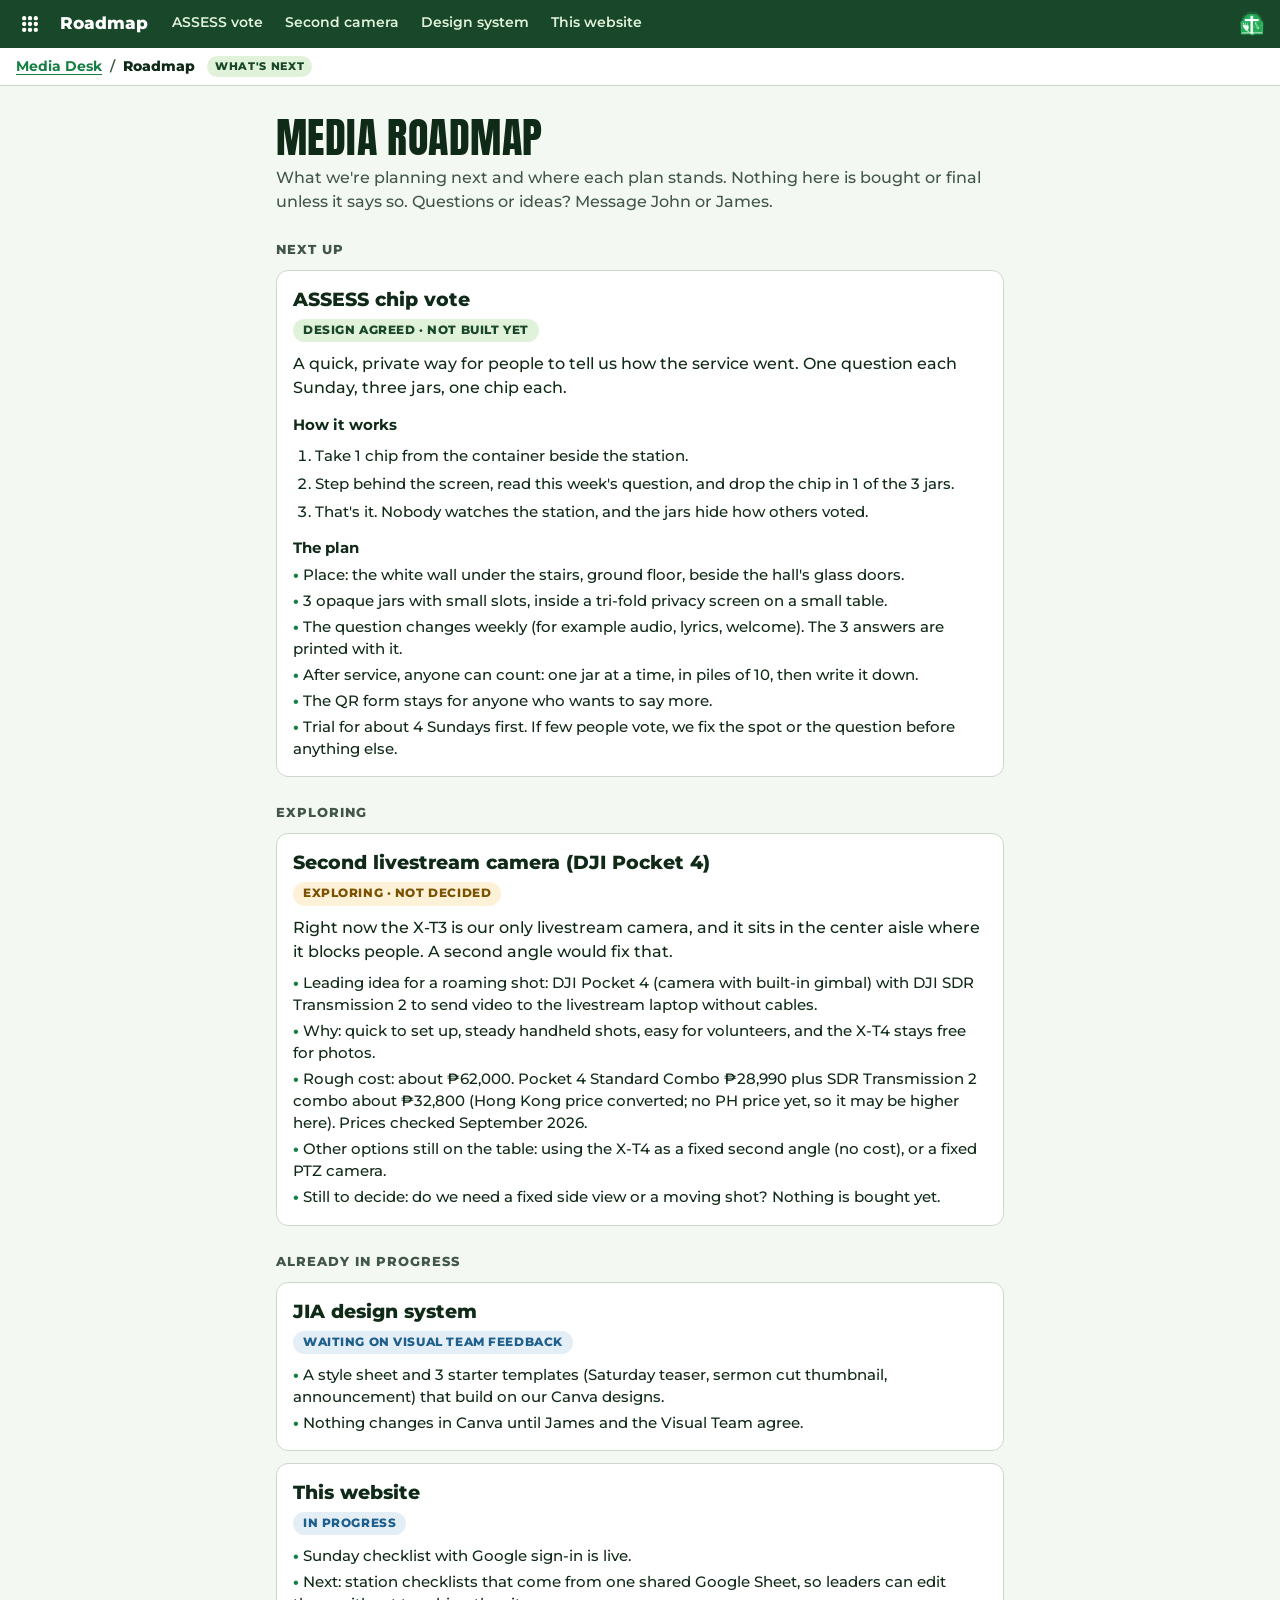
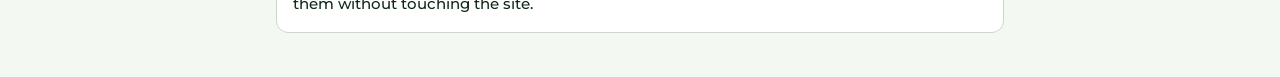
<file: roadmap.html>
<!doctype html>
<html lang="en">
<head>
  <meta charset="utf-8">
  <meta name="viewport" content="width=device-width, initial-scale=1">
  <meta name="description" content="What JIA Media is planning next: a roaming second camera, the ASSESS chip vote, and work already in progress.">
  <meta property="og:title" content="JIA Alabang · Media roadmap">
  <meta property="og:description" content="What JIA Media is planning next, and where each plan stands.">
  <meta property="og:image" content="https://jia-media-desk.firebaseapp.com/jia-logo-green.png">
  <meta property="og:url" content="https://jia-media-desk.firebaseapp.com/roadmap.html">
  <meta property="og:type" content="website">
  <link rel="icon" type="image/png" href="jia-logo-176.png">
  <link rel="apple-touch-icon" href="jia-logo-176.png">
  <title>JIA Alabang · Media roadmap</title>
  <link rel="preconnect" href="https://fonts.googleapis.com">
  <link rel="preconnect" href="https://fonts.gstatic.com" crossorigin>
  <link rel="stylesheet" href="https://fonts.googleapis.com/css2?family=Anton&family=Montserrat:wght@400;500;600;700;800&display=swap">
  <link rel="stylesheet" href="jia.css?v=4">
  <style>
    .shell { max-width:760px; margin:auto; padding:12px 16px 44px; }
    .intro { margin:18px 0 4px; }
    h2.section { margin:28px 0 0; font-size:.8rem; text-transform:uppercase; letter-spacing:.08em; color:var(--muted); }
    .plan h2 { margin-bottom:6px; }
    .status { display:inline-block; font-size:.72rem; font-weight:800; text-transform:uppercase; letter-spacing:.05em; border-radius:999px; padding:3px 10px; margin:0 0 10px; }
    .s-explore { background:#fdf1d8; color:#7a5200; }
    .s-ready { background:var(--sage); color:var(--green-dark); }
    .s-progress { background:#e3eef7; color:#1f5f8b; }
    .facts { list-style:none; margin:0; padding:0; display:grid; gap:4px; font-size:.92rem; }
    .facts li::before { content:"• "; color:var(--green-mid); font-weight:800; }
    .steps { margin:8px 0 0; padding-left:22px; display:grid; gap:6px; font-size:.92rem; }
    h3 { margin:14px 0 4px; font-size:.95rem; }
  </style>
</head>
<body data-app="roadmap">
  <header class="jia-header"></header>
  <script src="shell.js?v=1"></script>
  <main class="shell">
    <div class="intro">
      <h1 style="margin:0 0 6px">Media roadmap</h1>
      <p class="muted" style="margin:0">What we're planning next and where each plan stands. Nothing here is bought or final unless it says so. Questions or ideas? Message John or James.</p>
    </div>

    <h2 class="section">Next up</h2>

    <section class="card plan" aria-labelledby="p-assess">
      <h2 id="p-assess">ASSESS chip vote</h2>
      <span class="status s-ready">Design agreed · not built yet</span>
      <p style="margin:0 0 8px">A quick, private way for people to tell us how the service went. One question each Sunday, three jars, one chip each.</p>
      <h3>How it works</h3>
      <ol class="steps">
        <li>Take 1 chip from the container beside the station.</li>
        <li>Step behind the screen, read this week's question, and drop the chip in 1 of the 3 jars.</li>
        <li>That's it. Nobody watches the station, and the jars hide how others voted.</li>
      </ol>
      <h3>The plan</h3>
      <ul class="facts">
        <li>Place: the white wall under the stairs, ground floor, beside the hall's glass doors.</li>
        <li>3 opaque jars with small slots, inside a tri-fold privacy screen on a small table.</li>
        <li>The question changes weekly (for example audio, lyrics, welcome). The 3 answers are printed with it.</li>
        <li>After service, anyone can count: one jar at a time, in piles of 10, then write it down.</li>
        <li>The QR form stays for anyone who wants to say more.</li>
        <li>Trial for about 4 Sundays first. If few people vote, we fix the spot or the question before anything else.</li>
      </ul>
    </section>

    <h2 class="section">Exploring</h2>

    <section class="card plan" aria-labelledby="p-cam">
      <h2 id="p-cam">Second livestream camera (DJI Pocket 4)</h2>
      <span class="status s-explore">Exploring · not decided</span>
      <p style="margin:0 0 8px">Right now the X-T3 is our only livestream camera, and it sits in the center aisle where it blocks people. A second angle would fix that.</p>
      <ul class="facts">
        <li>Leading idea for a roaming shot: DJI Pocket 4 (camera with built-in gimbal) with DJI SDR Transmission 2 to send video to the livestream laptop without cables.</li>
        <li>Why: quick to set up, steady handheld shots, easy for volunteers, and the X-T4 stays free for photos.</li>
        <li>Rough cost: about ₱62,000. Pocket 4 Standard Combo ₱28,990 plus SDR Transmission 2 combo about ₱32,800 (Hong Kong price converted; no PH price yet, so it may be higher here). Prices checked September 2026.</li>
        <li>Other options still on the table: using the X-T4 as a fixed second angle (no cost), or a fixed PTZ camera.</li>
        <li>Still to decide: do we need a fixed side view or a moving shot? Nothing is bought yet.</li>
      </ul>
    </section>

    <h2 class="section">Already in progress</h2>

    <section class="card plan" aria-labelledby="p-design">
      <h2 id="p-design">JIA design system</h2>
      <span class="status s-progress">Waiting on Visual Team feedback</span>
      <ul class="facts">
        <li>A style sheet and 3 starter templates (Saturday teaser, sermon cut thumbnail, announcement) that build on our Canva designs.</li>
        <li>Nothing changes in Canva until James and the Visual Team agree.</li>
      </ul>
    </section>

    <section class="card plan" aria-labelledby="p-desk">
      <h2 id="p-desk">This website</h2>
      <span class="status s-progress">In progress</span>
      <ul class="facts">
        <li>Sunday checklist with Google sign-in is live.</li>
        <li>Next: station checklists that come from one shared Google Sheet, so leaders can edit them without touching the site.</li>
      </ul>
    </section>
  </main>
</body>
</html>
</file>
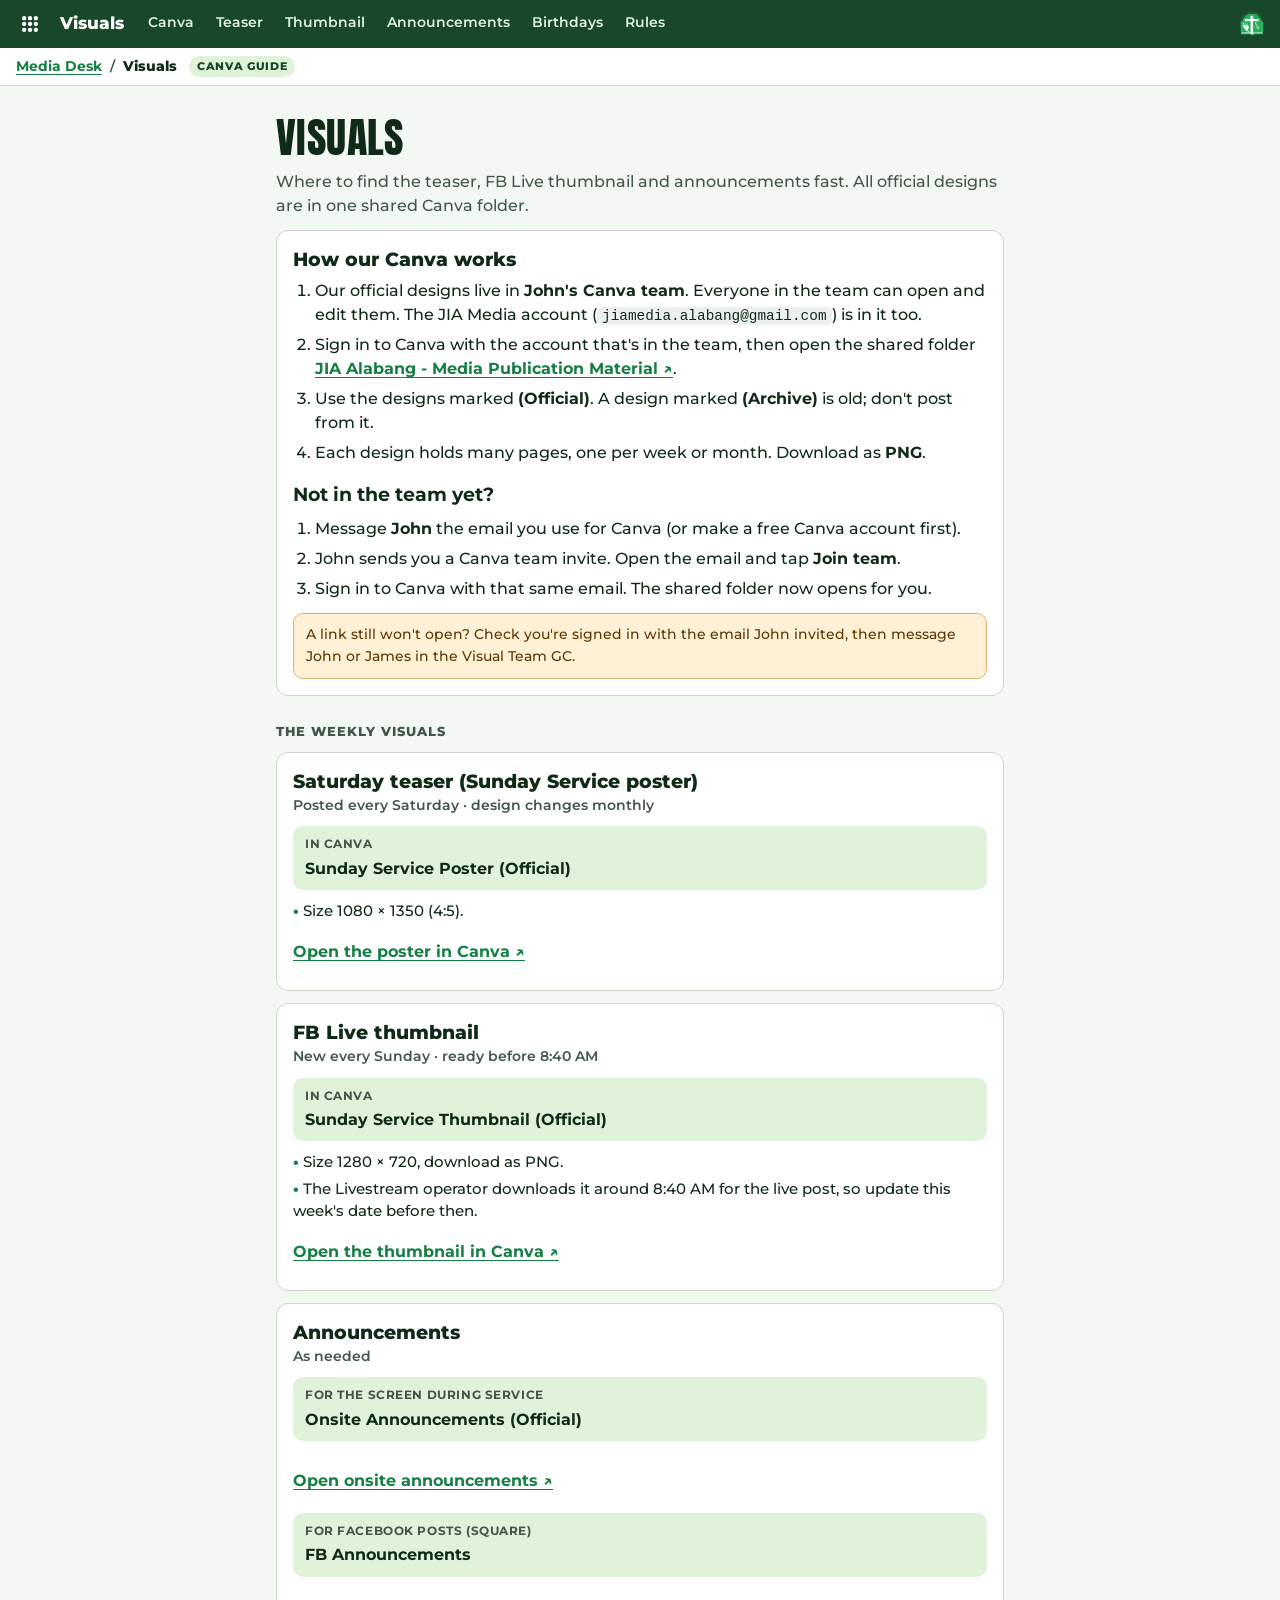
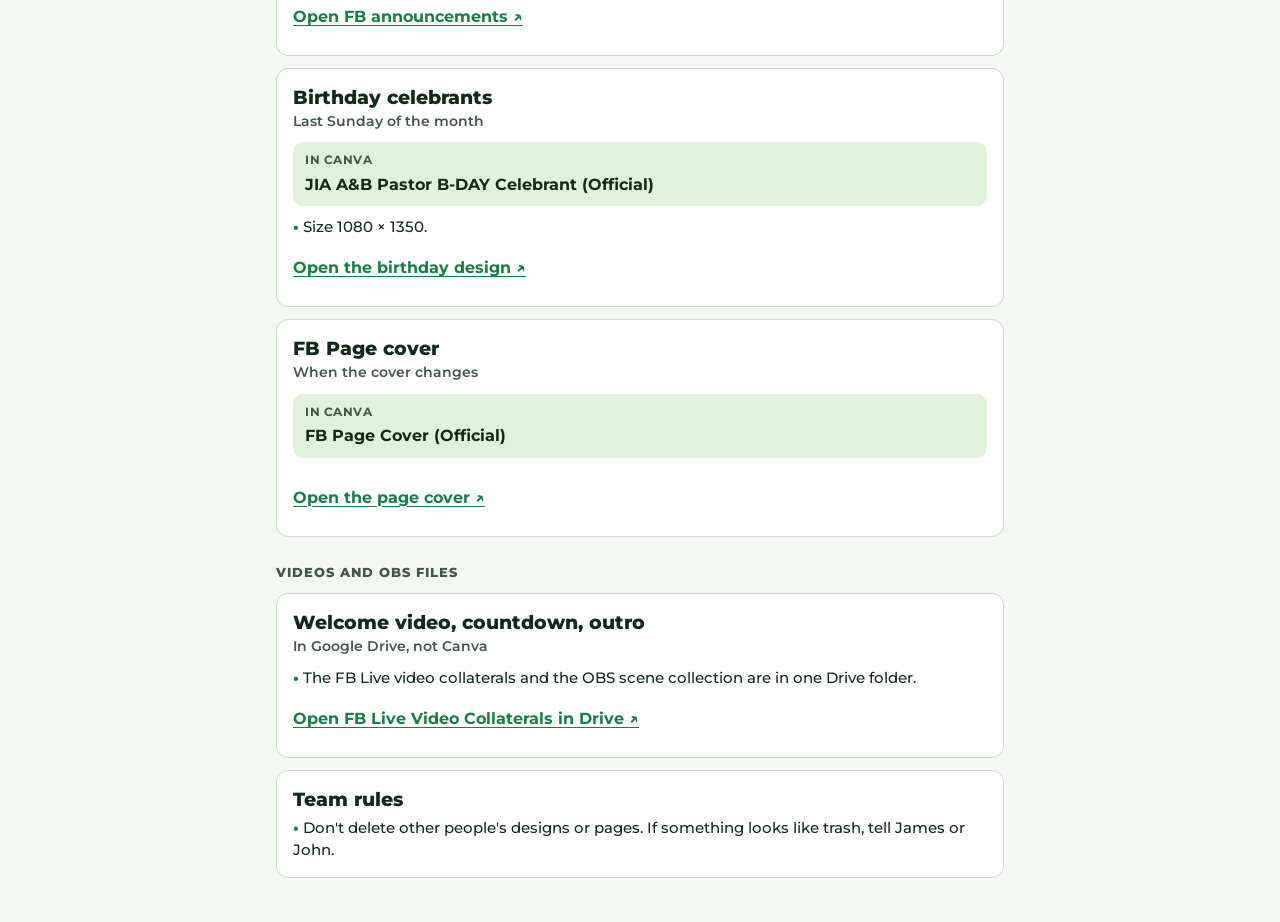
<file: visuals.html>
<!doctype html>
<html lang="en">
<head>
  <meta charset="utf-8">
  <meta name="viewport" content="width=device-width, initial-scale=1">
  <meta name="description" content="Where to find the JIA Alabang teaser poster, FB Live thumbnail, announcements and videos, and how our Canva account works.">
  <meta property="og:title" content="JIA Alabang · Visuals guide">
  <meta property="og:description" content="Where to find the teaser poster, FB Live thumbnail, announcements and videos, fast.">
  <meta property="og:image" content="https://jia-media-desk.firebaseapp.com/jia-logo-green.png">
  <meta property="og:url" content="https://jia-media-desk.firebaseapp.com/visuals.html">
  <meta property="og:type" content="website">
  <link rel="icon" type="image/png" href="jia-logo-176.png">
  <link rel="apple-touch-icon" href="jia-logo-176.png">
  <title>JIA Alabang · Visuals guide</title>
  <link rel="preconnect" href="https://fonts.googleapis.com">
  <link rel="preconnect" href="https://fonts.gstatic.com" crossorigin>
  <link rel="stylesheet" href="https://fonts.googleapis.com/css2?family=Anton&family=Montserrat:wght@400;500;600;700;800&display=swap">
  <link rel="stylesheet" href="jia.css?v=4">
  <style>
    .shell { max-width:760px; margin:auto; padding:12px 16px 44px; }
    .intro { margin:18px 0 4px; }
    h2.section { margin:28px 0 0; font-size:.8rem; text-transform:uppercase; letter-spacing:.08em; color:var(--muted); }
    ol.steps { margin:8px 0 0; padding-left:22px; display:grid; gap:6px; }
    .visual h2 { margin-bottom:2px; }
    .when { color:var(--muted); font-size:.9rem; font-weight:600; margin:0 0 10px; }
    .find { display:grid; gap:2px; background:var(--sage); border-radius:10px; padding:10px 12px; margin-bottom:10px; }
    .find small { font-size:.72rem; font-weight:700; text-transform:uppercase; letter-spacing:.05em; color:var(--muted); }
    .find strong { font-size:1.02rem; }
    .facts { list-style:none; margin:0; padding:0; display:grid; gap:4px; font-size:.92rem; }
    .facts li::before { content:"• "; color:var(--green-mid); font-weight:800; }
    .open { display:inline-flex; align-items:center; min-height:44px; margin-top:8px; }
    code { background:#edf0ef; border-radius:5px; padding:1px 5px; font-size:.9em; }
  </style>
</head>
<body data-app="visuals">
  <header class="jia-header"></header>
  <script src="shell.js?v=1"></script>
  <main class="shell">
    <div class="intro">
      <h1>Visuals</h1>
      <p class="muted" style="margin:0">Where to find the teaser, FB Live thumbnail and announcements fast. All official designs are in one shared Canva folder.</p>
    </div>

    <section class="card" aria-labelledby="canva-how">
      <h2 id="canva-how">How our Canva works</h2>
      <ol class="steps">
        <li>Our official designs live in <strong>John's Canva team</strong>. Everyone in the team can open and edit them. The JIA Media account (<code>jiamedia.alabang@gmail.com</code>) is in it too.</li>
        <li>Sign in to Canva with the account that's in the team, then open the shared folder <a href="https://www.canva.com/folder/FAFYfJtwzeg" target="_blank" rel="noopener noreferrer">JIA Alabang - Media Publication Material ↗</a>.</li>
        <li>Use the designs marked <strong>(Official)</strong>. A design marked <strong>(Archive)</strong> is old; don't post from it.</li>
        <li>Each design holds many pages, one per week or month. Download as <strong>PNG</strong>.</li>
      </ol>
      <h3 style="margin:16px 0 6px">Not in the team yet?</h3>
      <ol class="steps">
        <li>Message <strong>John</strong> the email you use for Canva (or make a free Canva account first).</li>
        <li>John sends you a Canva team invite. Open the email and tap <strong>Join team</strong>.</li>
        <li>Sign in to Canva with that same email. The shared folder now opens for you.</li>
      </ol>
      <p class="note" style="margin:12px 0 0">A link still won't open? Check you're signed in with the email John invited, then message John or James in the Visual Team GC.</p>
    </section>

    <h2 class="section">The weekly visuals</h2>

    <section class="card visual" aria-labelledby="v-teaser">
      <h2 id="v-teaser">Saturday teaser (Sunday Service poster)</h2>
      <p class="when">Posted every Saturday · design changes monthly</p>
      <div class="find"><small>In Canva</small><strong>Sunday Service Poster (Official)</strong></div>
      <ul class="facts"><li>Size 1080 × 1350 (4:5).</li></ul>
      <a class="open" href="https://www.canva.com/design/DAHIeor_1MQ/edit" target="_blank" rel="noopener noreferrer">Open the poster in Canva ↗</a>
    </section>

    <section class="card visual" aria-labelledby="v-thumb">
      <h2 id="v-thumb">FB Live thumbnail</h2>
      <p class="when">New every Sunday · ready before 8:40 AM</p>
      <div class="find"><small>In Canva</small><strong>Sunday Service Thumbnail (Official)</strong></div>
      <ul class="facts">
        <li>Size 1280 × 720, download as PNG.</li>
        <li>The Livestream operator downloads it around 8:40 AM for the live post, so update this week's date before then.</li>
      </ul>
      <a class="open" href="https://www.canva.com/design/DAHTrP9Ek6E/edit" target="_blank" rel="noopener noreferrer">Open the thumbnail in Canva ↗</a>
    </section>

    <section class="card visual" aria-labelledby="v-announce">
      <h2 id="v-announce">Announcements</h2>
      <p class="when">As needed</p>
      <div class="find"><small>For the screen during service</small><strong>Onsite Announcements (Official)</strong></div>
      <a class="open" href="https://www.canva.com/design/DAGuD1cR8xU/edit" target="_blank" rel="noopener noreferrer">Open onsite announcements ↗</a>
      <div class="find" style="margin-top:10px"><small>For Facebook posts (square)</small><strong>FB Announcements</strong></div>
      <a class="open" href="https://www.canva.com/design/DAHHRJ8_yI4/edit" target="_blank" rel="noopener noreferrer">Open FB announcements ↗</a>
    </section>

    <section class="card visual" aria-labelledby="v-bday">
      <h2 id="v-bday">Birthday celebrants</h2>
      <p class="when">Last Sunday of the month</p>
      <div class="find"><small>In Canva</small><strong>JIA A&amp;B Pastor B-DAY Celebrant (Official)</strong></div>
      <ul class="facts"><li>Size 1080 × 1350.</li></ul>
      <a class="open" href="https://www.canva.com/design/DAG0zcHQ3GM/edit" target="_blank" rel="noopener noreferrer">Open the birthday design ↗</a>
    </section>

    <section class="card visual" aria-labelledby="v-cover">
      <h2 id="v-cover">FB Page cover</h2>
      <p class="when">When the cover changes</p>
      <div class="find"><small>In Canva</small><strong>FB Page Cover (Official)</strong></div>
      <a class="open" href="https://www.canva.com/design/DAGPwpg3MAc/edit" target="_blank" rel="noopener noreferrer">Open the page cover ↗</a>
    </section>

    <h2 class="section">Videos and OBS files</h2>

    <section class="card visual" aria-labelledby="v-videos">
      <h2 id="v-videos">Welcome video, countdown, outro</h2>
      <p class="when">In Google Drive, not Canva</p>
      <ul class="facts">
        <li>The FB Live video collaterals and the OBS scene collection are in one Drive folder.</li>
      </ul>
      <a class="open" href="https://drive.google.com/drive/folders/19QQlv-uUvh4wRRrZlsfYBpbaN335ZxQ4" target="_blank" rel="noopener noreferrer">Open FB Live Video Collaterals in Drive ↗</a>
    </section>

    <section class="card" aria-labelledby="rules">
      <h2 id="rules">Team rules</h2>
      <ul class="facts">
        <li>Don't delete other people's designs or pages. If something looks like trash, tell James or John.</li>
      </ul>
    </section>
  </main>
</body>
</html>
</file>
<file: jia.css>
/* JIA Media Desk shared look. Colours and fonts come from the JIA Alabang design system
   (Claude Design, tokens.json v2): green-dark, sage, green-mid, near-black, white; Anton for
   titles, Montserrat for everything else. Page files keep only their own layout rules. */
/* Fonts are linked from each page's <head> (not @import here) so they start downloading at once. */

:root {
  color-scheme: light;
  /* Design system tokens */
  --green-dark: #184829;
  --sage: #e0f2d9;
  --green-mid: #157f44;
  --near-black: #030c06;
  /* Tool colours built on them */
  --green: var(--green-dark);
  --ink: #102a18;
  --muted: #425649;
  --line: #cbd8ca;
  --paper: #f4f8f2;
  --amber: #714000;
  --amber-soft: #fff1d5;
  --focus: #ffba3b;
  --font-display: Anton, "Bebas Neue", Impact, sans-serif;
  --font-body: Montserrat, system-ui, -apple-system, "Segoe UI", sans-serif;
}

* { box-sizing: border-box; }
html { -webkit-text-size-adjust: 100%; }
body { margin: 0; background: var(--paper); color: var(--ink); font: 500 16px/1.5 var(--font-body); overflow-wrap: anywhere; }
button, input, select, textarea { font: inherit; }
a { color: var(--green-mid); font-weight: 700; text-underline-offset: 3px; }
a:focus-visible, button:focus-visible, input:focus-visible, select:focus-visible, textarea:focus-visible, summary:focus-visible { outline: 3px solid var(--focus); outline-offset: 3px; }
h1, h2, h3, p { margin-top: 0; }
h1 { font: 400 clamp(2rem, 7vw, 2.6rem)/1.05 var(--font-display); text-transform: uppercase; letter-spacing: .01em; margin-bottom: 10px; }
h2 { font-size: 1.2rem; font-weight: 800; line-height: 1.25; margin-bottom: 6px; }
.muted { color: var(--muted); }
[hidden] { display: none !important; }

/* Header bar, the same on every page */
.jia-header { display: flex; align-items: center; justify-content: space-between; gap: 12px; padding: 10px 14px; background: var(--green-dark); color: white; }
.jia-header .brand { display: flex; align-items: center; gap: 10px; min-width: 0; }
.jia-header img { width: 44px; height: 44px; object-fit: contain; flex: none; }
.jia-header strong { display: block; font-size: 1rem; font-weight: 800; line-height: 1.15; }
.jia-header small { display: block; color: var(--sage); font-size: .78rem; font-weight: 600; letter-spacing: .04em; text-transform: uppercase; }
.jia-header nav { display: flex; gap: 14px; flex-wrap: wrap; justify-content: flex-end; }
.jia-header a, .jia-header button.link { color: white; font-size: .85rem; font-weight: 700; }
/* Thumb-sized tap area (44px, Apple's minimum) without making the header taller */
.jia-header nav a { display: inline-flex; align-items: center; min-height: 44px; margin: -12px 0; }

/* Buttons */
button { cursor: pointer; border: 0; border-radius: 10px; min-height: 48px; padding: 11px 16px; font-weight: 700; background: var(--green-dark); color: white; }
button:disabled { opacity: .55; cursor: not-allowed; }
button.secondary { background: white; color: var(--green-dark); border: 1px solid #9db49e; }
button.link { background: none; border: 0; min-height: 0; padding: 0; text-decoration: underline; }

/* Cards, notes and status pills */
.card { background: white; border: 1px solid var(--line); border-radius: 12px; padding: 16px; margin-top: 12px; }
.note { background: var(--amber-soft); color: #5d3600; border: 1px solid #ddb36c; border-radius: 10px; padding: 10px 12px; font-size: .9rem; }
.note a { color: #5d3600; }
.pill { display: inline-block; border-radius: 999px; padding: 4px 10px; background: var(--amber-soft); color: var(--amber); font-size: .82rem; font-weight: 800; white-space: nowrap; }
.pill.ready { background: var(--sage); color: var(--green-dark); }
.pill.unknown { background: #edf0ef; color: var(--muted); }

/* Odoo-style shell (shell.js): one top bar for every app, breadcrumb underneath. */
.jia-header.o-navbar { justify-content:flex-start; gap:4px; padding:0 8px; min-height:48px; position:sticky; top:0; z-index:50; }
.o-navbar a { text-decoration:none; }
.o-home { display:grid; place-items:center; width:44px; height:44px; border-radius:8px; color:white; }
.o-home svg { width:20px; height:20px; }
.o-home:hover, .o-menus a:hover { background:rgba(255,255,255,.12); }
.o-brand { color:white !important; font-size:1.05rem !important; font-weight:800 !important; padding:0 10px 0 4px; white-space:nowrap; }
.o-navbar .o-menus { display:flex; gap:2px; flex-wrap:nowrap; overflow-x:auto; justify-content:flex-start !important; }
.o-menus a { display:inline-flex !important; align-items:center; min-height:48px !important; margin:0 !important; padding:0 10px; color:#e0f2d9 !important; font-weight:600 !important; white-space:nowrap; border-bottom:3px solid transparent; }
.o-menus a[aria-current="page"] { color:white !important; border-bottom-color:var(--focus); }
.o-spacer { flex:1; }
.o-logo { width:32px !important; height:32px !important; margin:0 4px; }
.o-burger { display:none; position:relative; }
.o-burger summary { list-style:none; display:grid; place-items:center; width:44px; height:44px; color:white; cursor:pointer; border-radius:8px; }
.o-burger summary::-webkit-details-marker { display:none; }
.o-burger summary svg { width:22px; height:22px; }
.o-burger nav { position:absolute; top:46px; left:0; min-width:200px; background:white; border:1px solid var(--line); border-radius:10px; box-shadow:0 10px 28px rgba(3,12,6,.2); padding:6px; display:grid !important; gap:0 !important; justify-content:stretch !important; }
.o-burger nav a { color:var(--ink) !important; font-weight:600 !important; padding:10px 12px; border-radius:8px; min-height:44px; margin:0 !important; display:flex !important; align-items:center; }
.o-burger nav a[aria-current="page"] { background:var(--sage); }
.o-crumbs { display:flex; align-items:center; gap:8px; padding:8px 16px; background:white; border-bottom:1px solid var(--line); font-size:.88rem; font-weight:600; color:var(--muted); }
.o-crumbs a { font-weight:700; }
.o-crumbs span:nth-child(3) { color:var(--ink); font-weight:800; }
.o-tag { margin-left:4px; font-size:.68rem; font-weight:800; letter-spacing:.06em; text-transform:uppercase; background:var(--sage); color:var(--green-dark); padding:2px 8px; border-radius:999px; }
@media (max-width: 720px) {
  .o-navbar .o-menus { display:none; }
  .o-burger { display:block; }
}
/* Anchor jumps from the app menus land below the sticky top bar. */
h2[id], section[id] { scroll-margin-top: 64px; }
</file>
